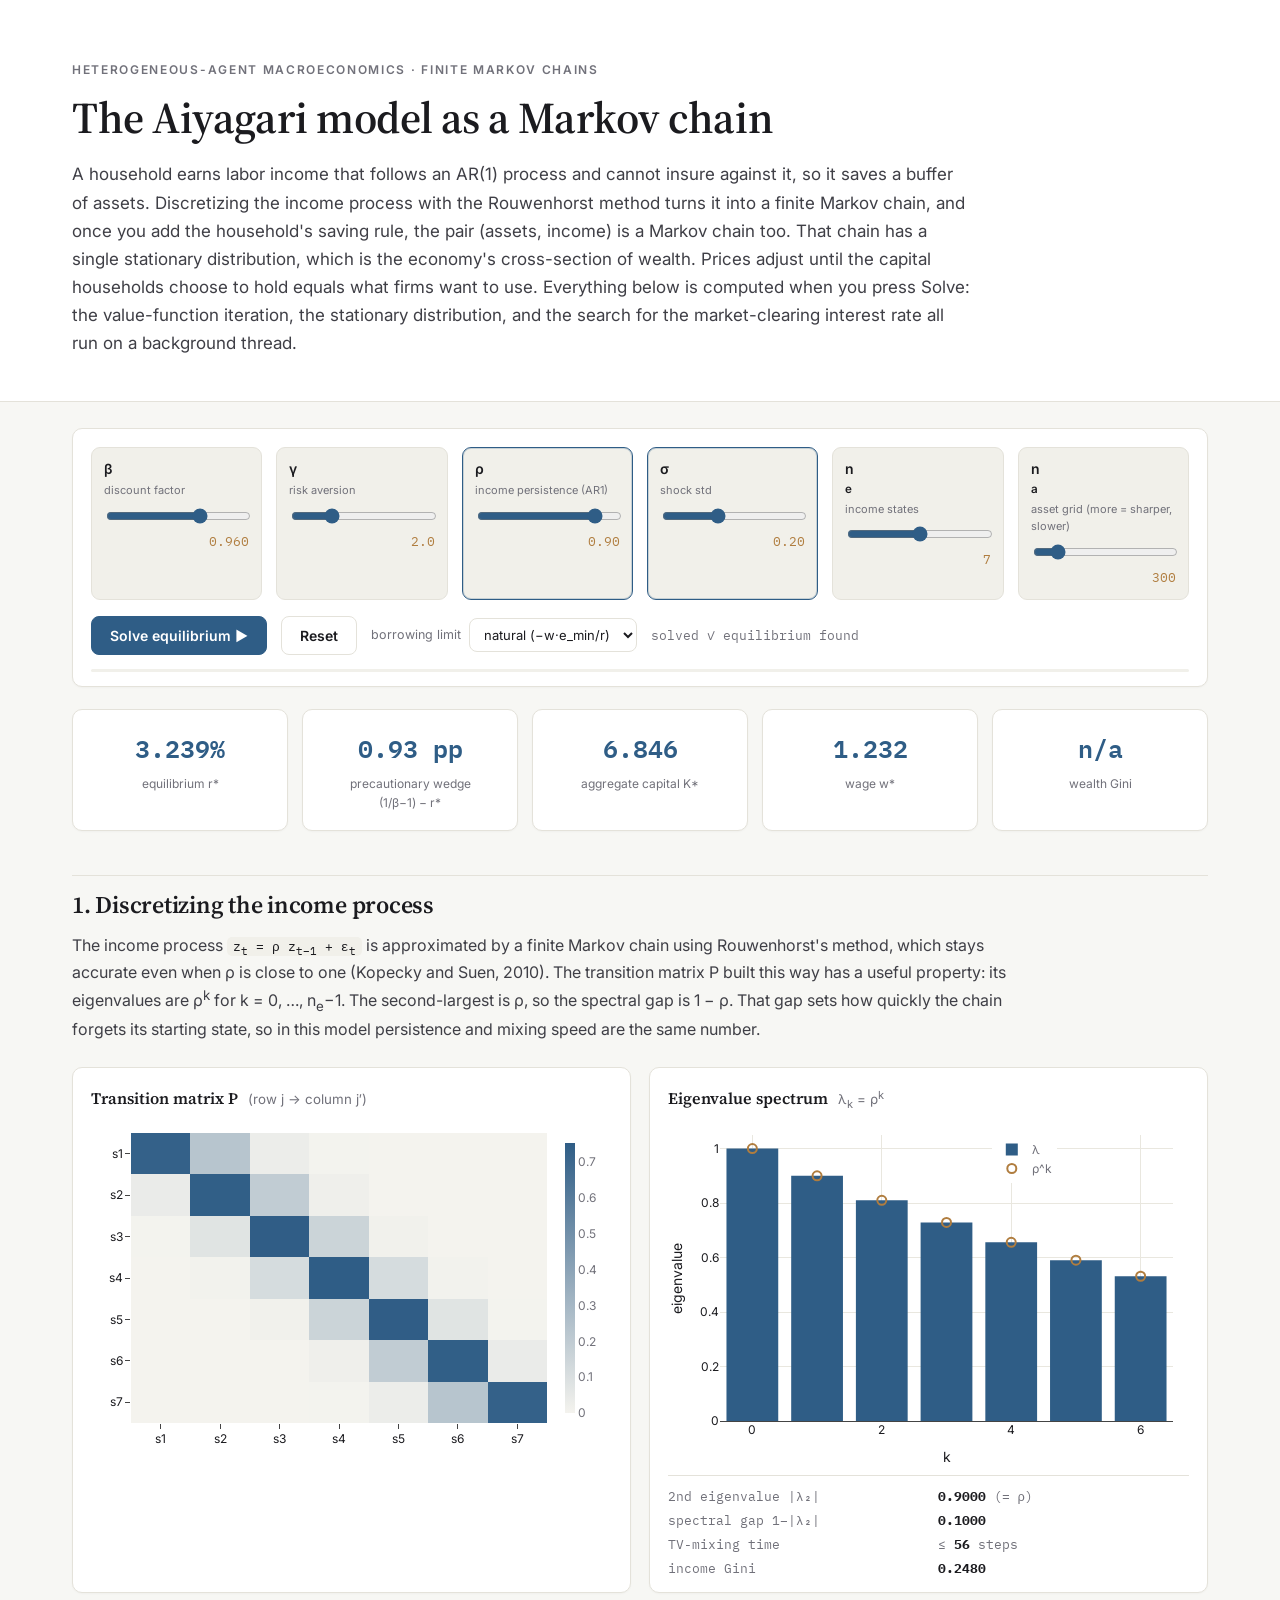
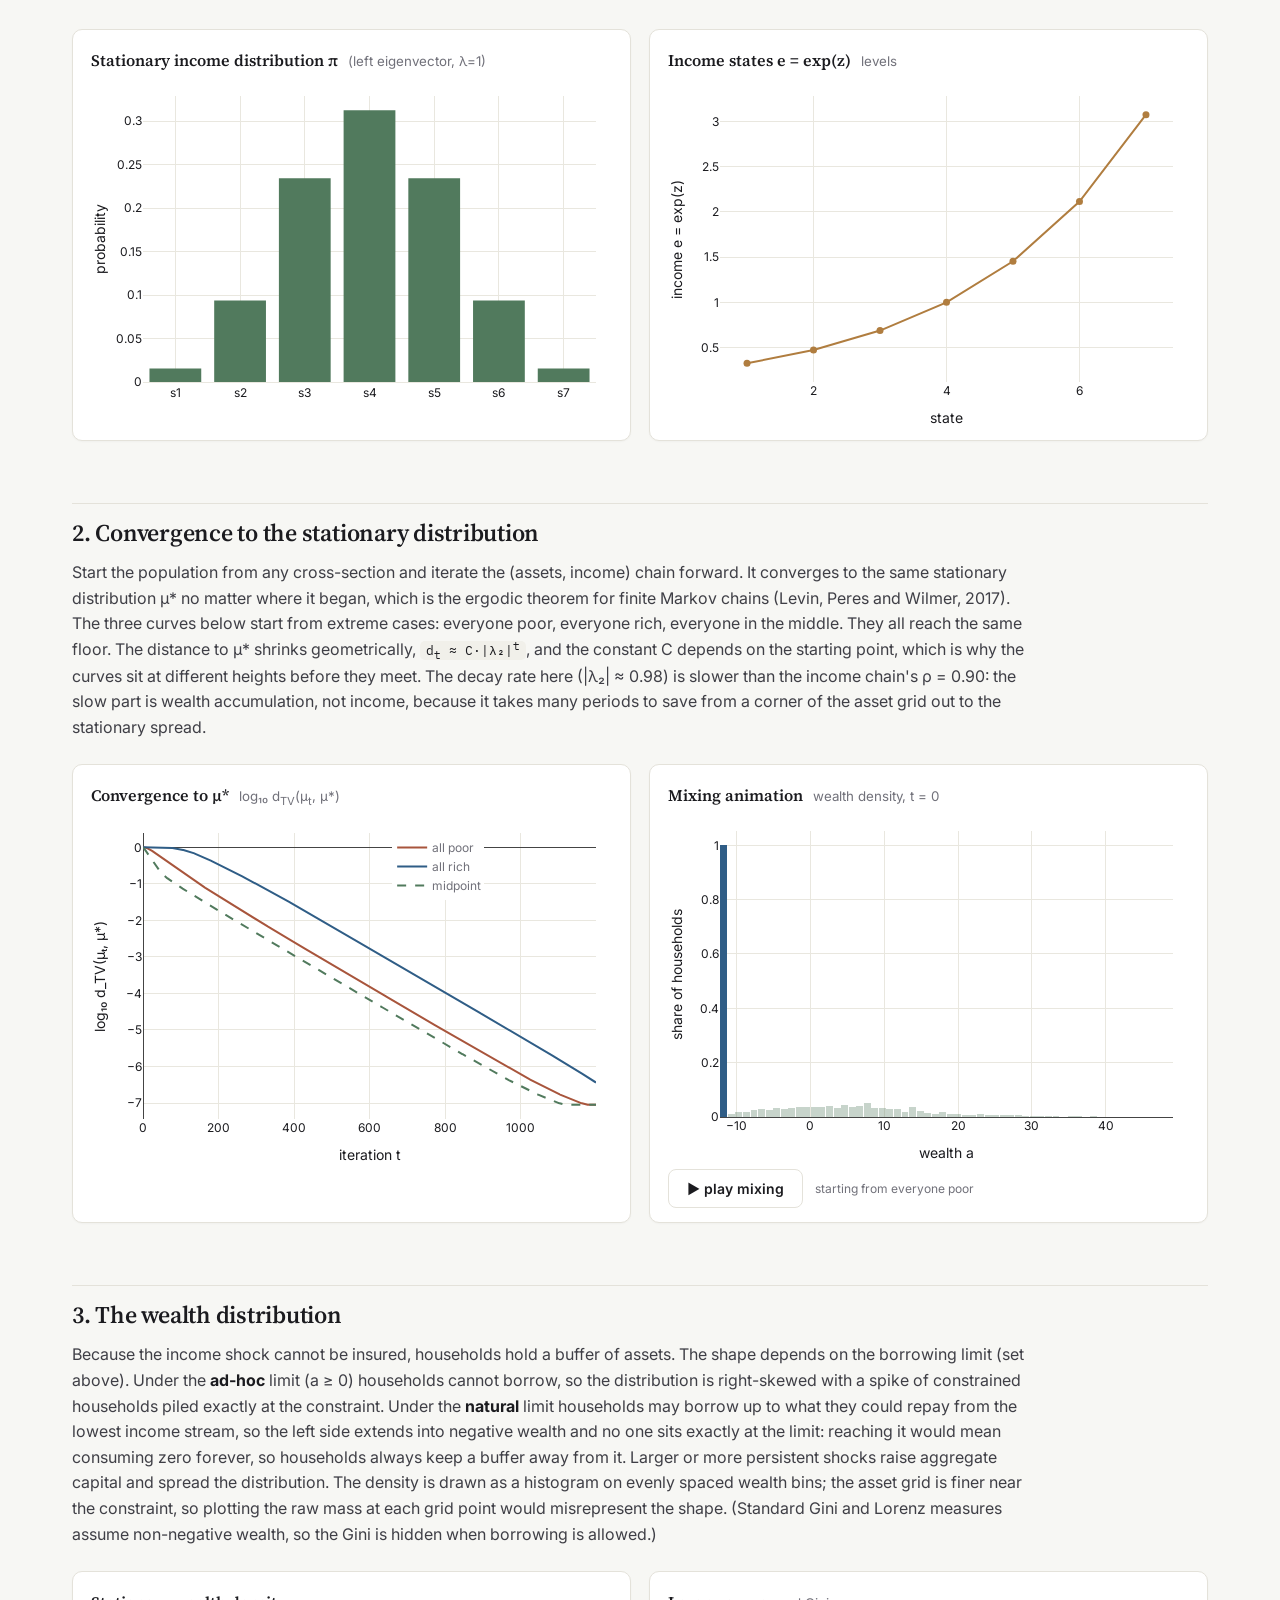
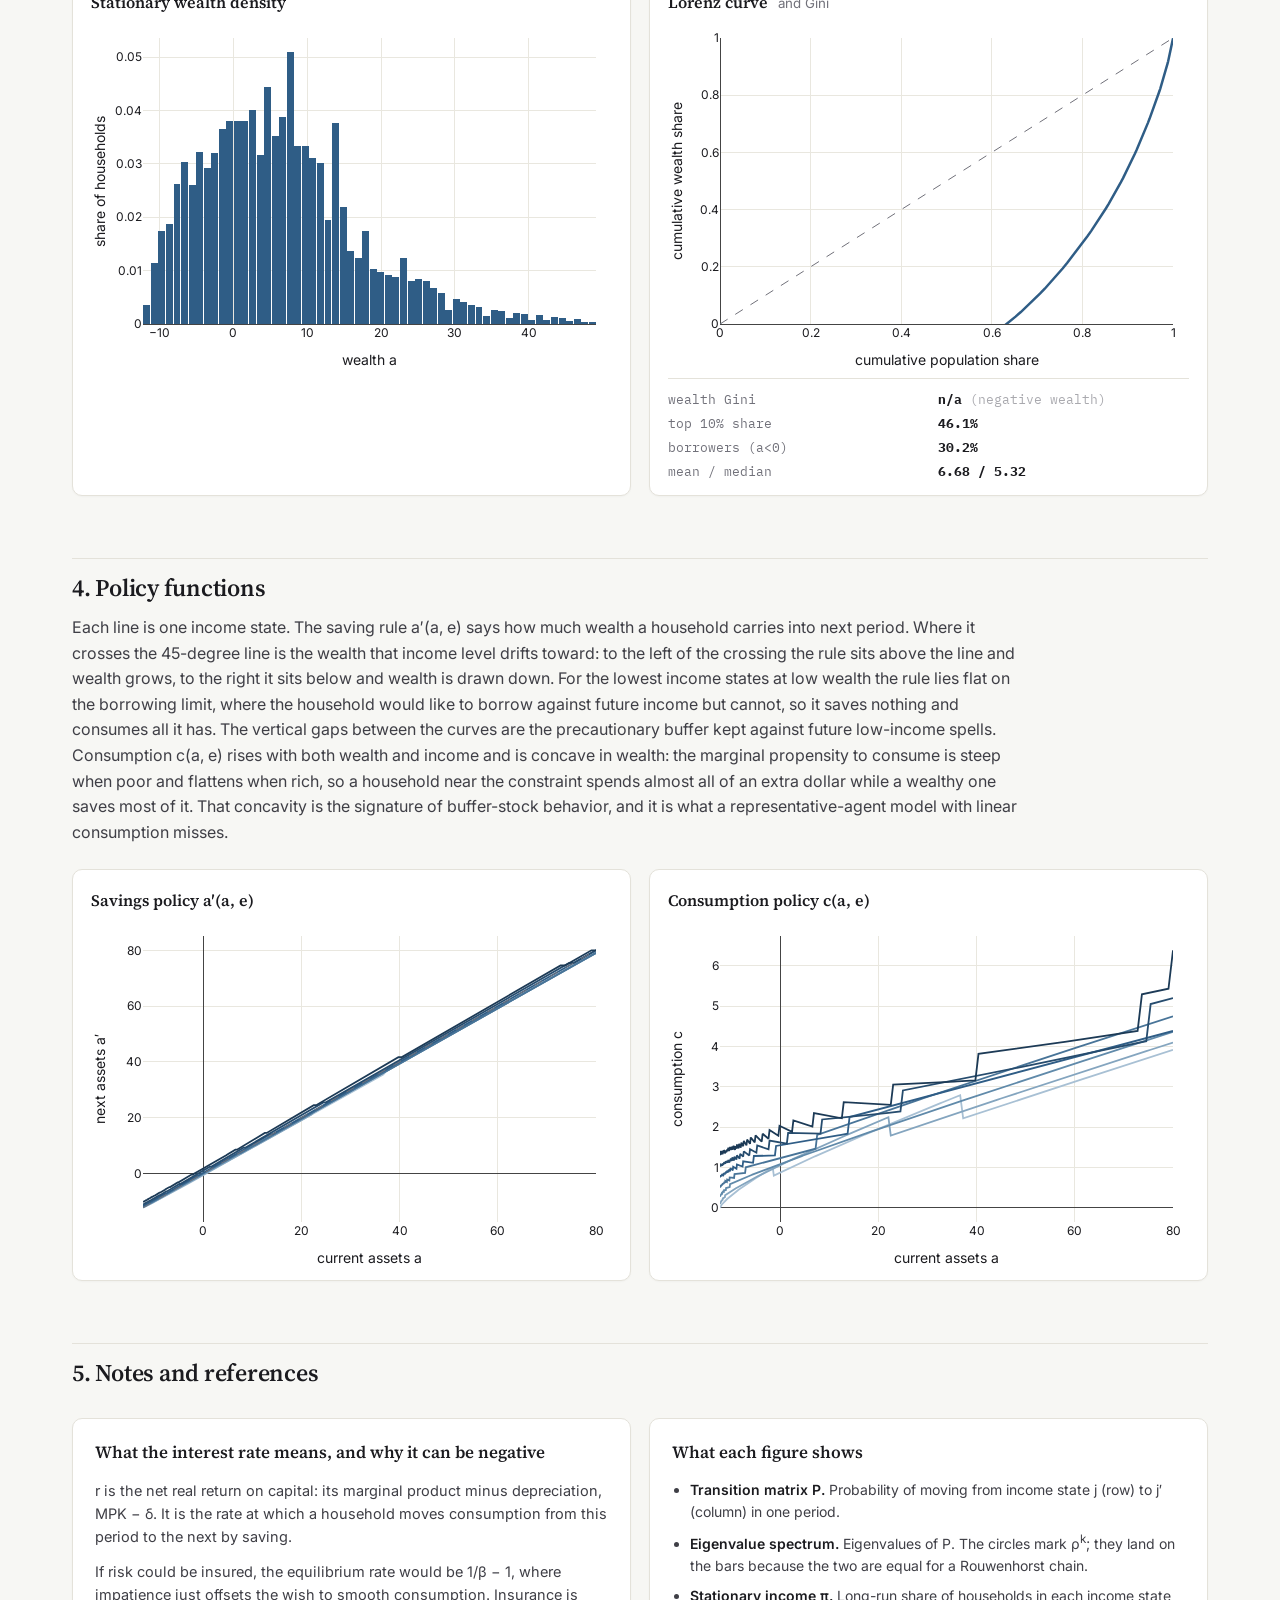
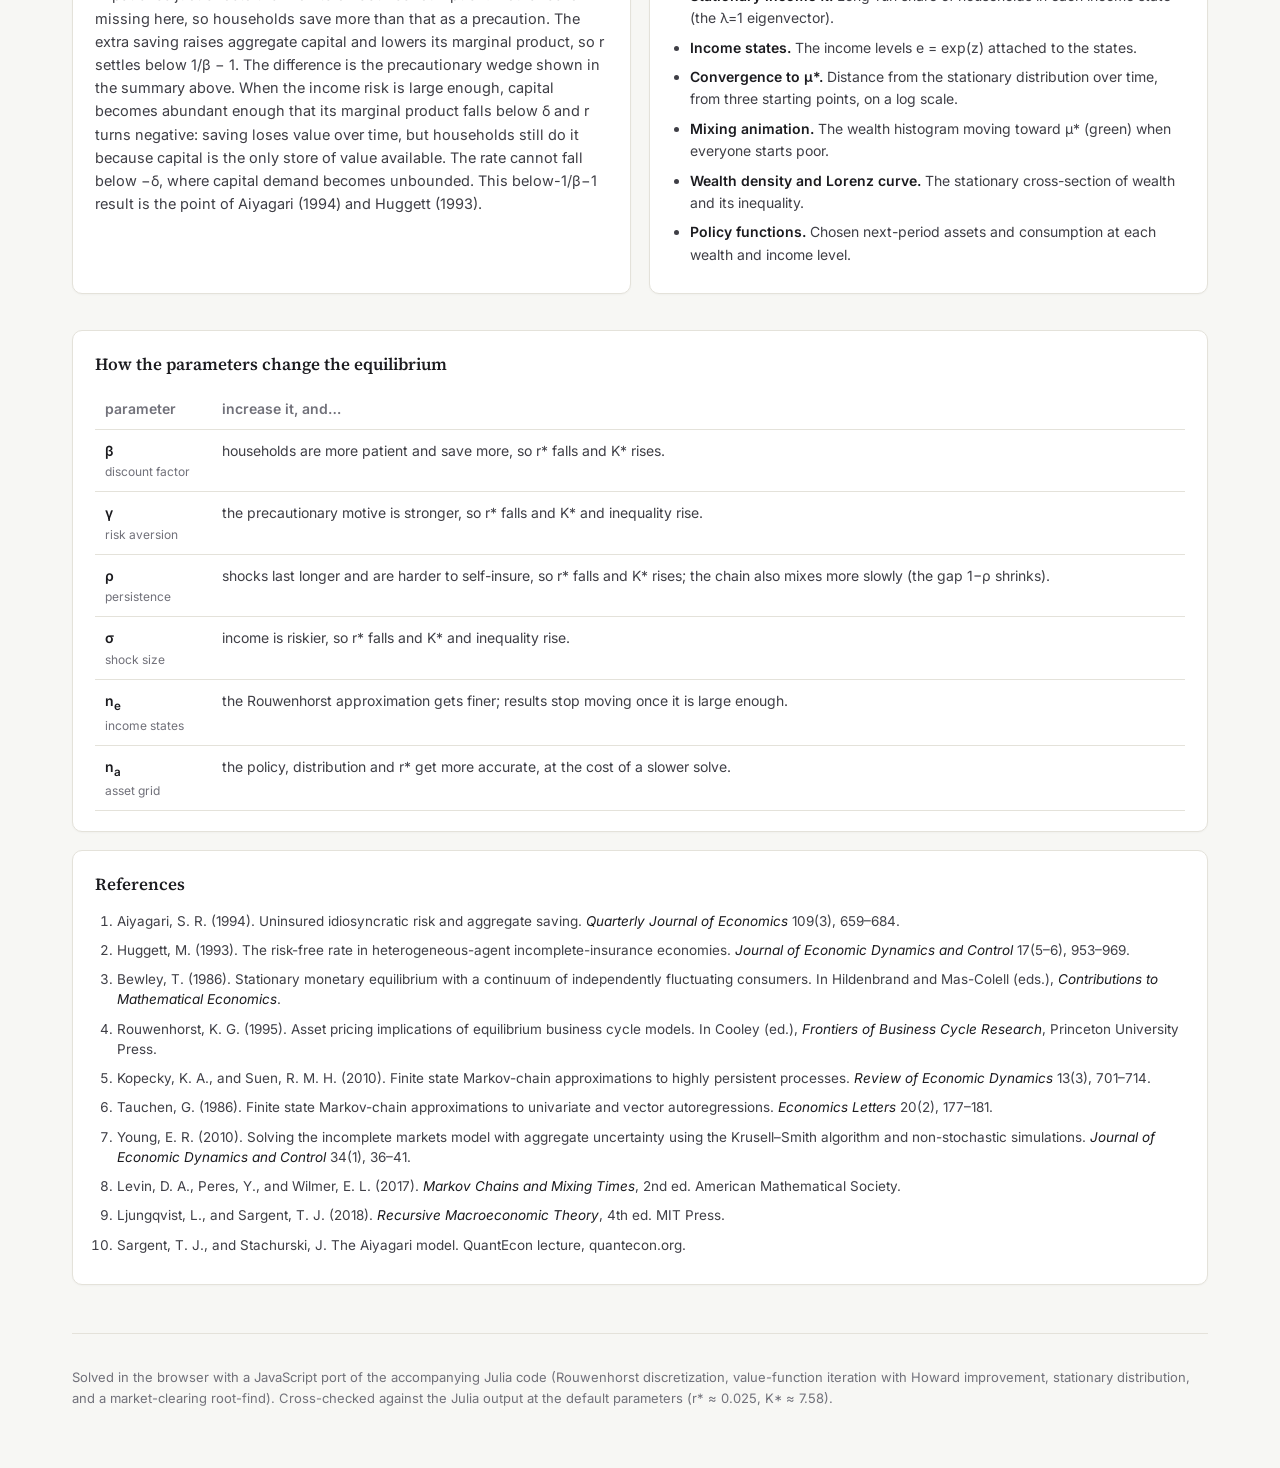
<file: Aiyagari-Interactive-Site/index.html>
<!DOCTYPE html>
<html lang="en">
<head>
<meta charset="utf-8" />
<meta name="viewport" content="width=device-width, initial-scale=1" />
<title>Aiyagari model — interactive solver</title>
<link rel="preconnect" href="https://fonts.googleapis.com">
<link rel="preconnect" href="https://fonts.gstatic.com" crossorigin>
<link href="https://fonts.googleapis.com/css2?family=Inter:wght@400;500;600&family=Source+Serif+4:opsz,wght@8..60,400;8..60,600&family=IBM+Plex+Mono:wght@400;500&display=swap" rel="stylesheet">
<script src="https://cdn.plot.ly/plotly-2.35.2.min.js" charset="utf-8"></script>
<style>
:root{
  --bg:#f7f7f4; --panel:#ffffff; --panel2:#f1f0ea; --ink:#1b1b1f; --muted:#71717a;
  --line:#e4e2da; --accent:#2f5d86; --accent2:#b07d3f; --good:#517a5d; --hl:#edf1f5;
  --mono:"IBM Plex Mono",ui-monospace,"SFMono-Regular",Menlo,Consolas,monospace;
  --sans:"Inter",-apple-system,BlinkMacSystemFont,"Segoe UI",Roboto,Helvetica,Arial,sans-serif;
  --serif:"Source Serif 4",Georgia,"Times New Roman",serif;
}
*{box-sizing:border-box}
html,body{margin:0;background:var(--bg);color:var(--ink);font-family:var(--sans);line-height:1.6}
.wrap{max-width:1180px;margin:0 auto;padding:0 22px}
a{color:var(--accent)}

.hero{background:var(--panel);border-bottom:1px solid var(--line);padding:60px 0 44px}
.eyebrow{margin:0 0 14px;color:var(--muted);font-size:12px;letter-spacing:.14em;text-transform:uppercase;font-weight:600}
.hero h1{margin:0 0 18px;font-family:var(--serif);font-weight:600;font-size:44px;line-height:1.12;letter-spacing:-.01em}
.lede{margin:0;max-width:900px;color:#3f3f46;font-size:17px;line-height:1.65}
.lede strong{color:var(--ink);font-weight:600} .lede em{color:var(--accent);font-style:normal}

.panel{background:var(--panel);border:1px solid var(--line);border-radius:10px;padding:18px 18px 14px;margin:18px 0;box-shadow:0 1px 2px rgba(20,20,30,.03)}
.panel h3{margin:0 0 12px;font-family:var(--serif);font-size:16px;font-weight:600}
.panel h3 small{font-family:var(--sans);color:var(--muted);font-weight:400;margin-left:6px}

.controls{margin-top:26px}
.controls-grid{display:grid;grid-template-columns:repeat(6,1fr);gap:14px}
.control{display:flex;flex-direction:column;gap:6px;background:var(--panel2);border:1px solid var(--line);border-radius:9px;padding:10px 12px}
.control.hl{border-color:var(--accent);box-shadow:0 0 0 1px rgba(47,93,134,.22) inset}
.control label{font-size:14px;font-weight:600;display:flex;flex-direction:column}
.control label span{font-size:11px;color:var(--muted);font-weight:400;margin-top:2px}
.control output{font-family:var(--mono);font-size:13px;color:var(--accent2);text-align:right}
input[type=range]{width:100%;accent-color:var(--accent)}
.controls-actions{display:flex;align-items:center;gap:14px;margin-top:16px;flex-wrap:wrap}
button{font-family:var(--sans);font-size:14px;border-radius:8px;padding:10px 18px;cursor:pointer;border:1px solid var(--line);font-weight:600}
button.primary{background:var(--accent);color:#fff;border-color:var(--accent)}
button.primary:disabled{opacity:.5;cursor:wait}
button.ghost{background:transparent;color:var(--ink)}
.toggle{display:flex;align-items:center;gap:8px;font-size:12.5px;color:var(--muted)}
.toggle select{font-family:var(--sans);font-size:13px;background:var(--panel);color:var(--ink);border:1px solid var(--line);border-radius:8px;padding:7px 10px;cursor:pointer}
.status{font-family:var(--mono);font-size:12.5px;color:var(--muted)}
.progressbar{height:3px;background:var(--panel2);border-radius:4px;margin-top:14px;overflow:hidden}
#progressfill{height:100%;width:0;background:var(--accent);transition:width .2s}

.cards{display:grid;grid-template-columns:repeat(5,1fr);gap:14px;margin:22px 0}
.card{background:var(--panel);border:1px solid var(--line);border-radius:10px;padding:18px 16px;text-align:center;box-shadow:0 1px 2px rgba(20,20,30,.03)}
.card .k{font-family:var(--mono);font-size:25px;font-weight:600;color:var(--accent)}
.card .lbl{margin-top:6px;font-size:12px;color:var(--muted)}

.sectionhead{margin:44px 0 8px;font-family:var(--serif);font-weight:600;font-size:24px;letter-spacing:-.01em;padding-top:10px;border-top:1px solid var(--line)}
.sectiontext{margin:0 0 6px;color:#3f3f46;max-width:960px}
.sectiontext code{font-family:var(--mono);background:var(--panel2);padding:1px 6px;border-radius:5px;color:var(--ink);font-size:13px}
.sectiontext strong{color:var(--ink)} .sectiontext em{color:var(--accent);font-style:normal}
.sectiontext b{color:var(--ink)}

.grid2{display:grid;grid-template-columns:1fr 1fr;gap:18px}
.fig{width:100%;height:340px}
.spectral{font-family:var(--mono);font-size:12.5px;color:var(--muted);border-top:1px solid var(--line);margin-top:10px;padding-top:10px;display:grid;grid-template-columns:1fr 1fr;gap:4px 18px}
.spectral b{color:var(--ink)}
.anim-controls{display:flex;align-items:center;gap:12px;margin-top:8px}
.anim-controls .hint{font-size:12px;color:var(--muted)}

.note{padding:20px 22px}
.note h3{font-family:var(--serif);font-size:17px;margin-bottom:12px}
.note p{margin:0 0 12px;color:#3f3f46;font-size:14.5px}
.note ul{margin:0;padding-left:18px;color:#3f3f46;font-size:14px}
.note ul li{margin-bottom:7px}
.note b{color:var(--ink);font-weight:600}
.ptable{width:100%;border-collapse:collapse;font-size:14px}
.ptable th{text-align:left;color:var(--muted);font-weight:600;border-bottom:1px solid var(--line);padding:8px 10px}
.ptable td{border-bottom:1px solid var(--line);padding:10px;color:#3f3f46;vertical-align:top}
.ptable td:first-child{color:var(--ink);font-weight:600;white-space:nowrap;width:1%;padding-right:22px}
.ptable .pm{display:block;font-weight:400;font-size:12px;color:var(--muted)}
.refs{margin:0;padding-left:22px;color:#3f3f46;font-size:13.5px}
.refs li{margin-bottom:9px;line-height:1.5}
.refs i{color:var(--ink);font-style:italic}

.foot{margin:48px 0 60px;color:var(--muted);font-size:13px;border-top:1px solid var(--line);padding-top:20px}

@media(max-width:920px){
  .controls-grid{grid-template-columns:repeat(2,1fr)}
  .cards{grid-template-columns:repeat(2,1fr)}
  .grid2{grid-template-columns:1fr}
  .hero h1{font-size:32px}
}

</style>
</head>
<body>
<header class="hero">
  <div class="wrap">
    <p class="eyebrow">Heterogeneous-agent macroeconomics · finite Markov chains</p>
    <h1>The Aiyagari model as a Markov chain</h1>
    <p class="lede">
      A household earns labor income that follows an AR(1) process and cannot insure against it, so it
      saves a buffer of assets. Discretizing the income process with the Rouwenhorst method turns it into a
      finite Markov chain, and once you add the household's saving rule, the pair (assets, income) is a Markov
      chain too. That chain has a single stationary distribution, which is the economy's cross-section of
      wealth. Prices adjust until the capital households choose to hold equals what firms want to use.
      Everything below is computed when you press Solve: the value-function iteration, the stationary
      distribution, and the search for the market-clearing interest rate all run on a background thread.
    </p>
  </div>
</header>

<main class="wrap">

  <!-- ============ CONTROLS ============ -->
  <section class="panel controls">
    <div class="controls-grid">
      <div class="control"><label>β <span>discount factor</span></label>
        <input type="range" id="beta" min="0.90" max="0.99" step="0.005" value="0.96"><output id="beta_v">0.960</output></div>
      <div class="control"><label>γ <span>risk aversion</span></label>
        <input type="range" id="gamma" min="1" max="5" step="0.5" value="2"><output id="gamma_v">2.0</output></div>
      <div class="control hl"><label>ρ <span>income persistence (AR1)</span></label>
        <input type="range" id="rho" min="0.5" max="0.97" step="0.01" value="0.90"><output id="rho_v">0.90</output></div>
      <div class="control hl"><label>σ <span>shock std</span></label>
        <input type="range" id="sigma" min="0.05" max="0.45" step="0.01" value="0.20"><output id="sigma_v">0.20</output></div>
      <div class="control"><label>n<sub>e</sub> <span>income states</span></label>
        <input type="range" id="n_e" min="3" max="11" step="2" value="7"><output id="n_e_v">7</output></div>
      <div class="control"><label>n<sub>a</sub> <span>asset grid (more = sharper, slower)</span></label>
        <input type="range" id="n_a" min="120" max="1500" step="60" value="300"><output id="n_a_v">300</output></div>
    </div>
    <div class="controls-actions">
      <button id="solve" class="primary">Solve equilibrium ▶</button>
      <button id="reset" class="ghost">Reset</button>
      <label class="toggle">borrowing limit
        <select id="borrow">
          <option value="natural" selected>natural (−w·e_min/r)</option>
          <option value="adhoc">ad-hoc (a ≥ 0)</option>
        </select>
      </label>
      <div id="status" class="status">idle</div>
    </div>
    <div class="progressbar"><div id="progressfill"></div></div>
  </section>

  <!-- ============ EQUILIBRIUM SUMMARY ============ -->
  <section class="cards" id="cards">
    <div class="card"><div class="k" id="c_r">—</div><div class="lbl">equilibrium r*</div></div>
    <div class="card"><div class="k" id="c_wedge">—</div><div class="lbl">precautionary wedge<br>(1/β−1) − r*</div></div>
    <div class="card"><div class="k" id="c_K">—</div><div class="lbl">aggregate capital K*</div></div>
    <div class="card"><div class="k" id="c_w">—</div><div class="lbl">wage w*</div></div>
    <div class="card"><div class="k" id="c_gini">—</div><div class="lbl">wealth Gini</div></div>
  </section>

  <!-- ============ STOCHASTIC CORE ============ -->
  <h2 class="sectionhead">1. Discretizing the income process</h2>
  <p class="sectiontext">
    The income process <code>z<sub>t</sub> = ρ z<sub>t−1</sub> + ε<sub>t</sub></code> is approximated by a finite
    Markov chain using Rouwenhorst's method, which stays accurate even when ρ is close to one (Kopecky and Suen,
    2010). The transition matrix P built this way has a useful property: its eigenvalues are ρ<sup>k</sup> for
    k = 0, …, n<sub>e</sub>−1. The second-largest is ρ, so the spectral gap is 1 − ρ. That gap sets how quickly
    the chain forgets its starting state, so in this model persistence and mixing speed are the same number.
  </p>
  <section class="grid2">
    <div class="panel"><h3>Transition matrix P <small>(row j → column j′)</small></h3><div id="fig_P" class="fig"></div></div>
    <div class="panel"><h3>Eigenvalue spectrum <small>λ<sub>k</sub> = ρ<sup>k</sup></small></h3><div id="fig_eig" class="fig"></div>
      <div class="spectral" id="spectral"></div></div>
  </section>
  <section class="grid2">
    <div class="panel"><h3>Stationary income distribution π <small>(left eigenvector, λ=1)</small></h3><div id="fig_pi" class="fig"></div></div>
    <div class="panel"><h3>Income states e = exp(z) <small>levels</small></h3><div id="fig_e" class="fig"></div></div>
  </section>

  <!-- ============ ERGODICITY ============ -->
  <h2 class="sectionhead">2. Convergence to the stationary distribution</h2>
  <p class="sectiontext">
    Start the population from any cross-section and iterate the (assets, income) chain forward. It converges to
    the same stationary distribution μ* no matter where it began, which is the ergodic theorem for finite Markov
    chains (Levin, Peres and Wilmer, 2017). The three curves below start from extreme cases: everyone poor,
    everyone rich, everyone in the middle. They all reach the same floor. The distance to μ* shrinks
    geometrically, <code>d<sub>t</sub> ≈ C·|λ₂|<sup>t</sup></code>, and the constant C depends on the starting
    point, which is why the curves sit at different heights before they meet. The decay rate here
    (|λ₂| ≈ 0.98) is slower than the income chain's ρ = 0.90: the slow part is wealth accumulation, not income,
    because it takes many periods to save from a corner of the asset grid out to the stationary spread.
  </p>
  <section class="grid2">
    <div class="panel"><h3>Convergence to μ* <small>log₁₀ d<sub>TV</sub>(μ<sub>t</sub>, μ*)</small></h3><div id="fig_erg" class="fig"></div></div>
    <div class="panel"><h3>Mixing animation <small>wealth density, t = <span id="anim_t">0</span></small></h3>
      <div id="fig_anim" class="fig"></div>
      <div class="anim-controls"><button id="play" class="ghost">▶ play mixing</button><span class="hint">starting from everyone poor</span></div>
    </div>
  </section>

  <!-- ============ WEALTH DISTRIBUTION ============ -->
  <h2 class="sectionhead">3. The wealth distribution</h2>
  <p class="sectiontext">
    Because the income shock cannot be insured, households hold a buffer of assets. The shape depends on the
    borrowing limit (set above). Under the <b>ad-hoc</b> limit (a ≥ 0) households cannot borrow, so the
    distribution is right-skewed with a spike of constrained households piled exactly at the constraint. Under the
    <b>natural</b> limit households may borrow up to what they could repay from the lowest income stream, so the
    left side extends into negative wealth and no one sits exactly at the limit: reaching it would mean consuming
    zero forever, so households always keep a buffer away from it. Larger or more persistent shocks raise
    aggregate capital and spread the distribution. The density is drawn as a histogram on evenly spaced wealth
    bins; the asset grid is finer near the constraint, so plotting the raw mass at each grid point would
    misrepresent the shape. (Standard Gini and Lorenz measures assume non-negative wealth, so the Gini is hidden
    when borrowing is allowed.)
  </p>
  <section class="grid2">
    <div class="panel"><h3>Stationary wealth density</h3><div id="fig_wealth" class="fig"></div></div>
    <div class="panel"><h3>Lorenz curve <small>and Gini</small></h3><div id="fig_lorenz" class="fig"></div>
      <div class="spectral" id="ineq"></div></div>
  </section>

  <!-- ============ POLICY FUNCTIONS ============ -->
  <h2 class="sectionhead">4. Policy functions</h2>
  <p class="sectiontext">
    Each line is one income state. The saving rule a′(a, e) says how much wealth a household carries into next
    period. Where it crosses the 45-degree line is the wealth that income level drifts toward: to the left of the
    crossing the rule sits above the line and wealth grows, to the right it sits below and wealth is drawn down.
    For the lowest income states at low wealth the rule lies flat on the borrowing limit, where the household
    would like to borrow against future income but cannot, so it saves nothing and consumes all it has. The
    vertical gaps between the curves are the precautionary buffer kept against future low-income spells.
    Consumption c(a, e) rises with both wealth and income and is concave in wealth: the marginal propensity to
    consume is steep when poor and flattens when rich, so a household near the constraint spends almost all of an
    extra dollar while a wealthy one saves most of it. That concavity is the signature of buffer-stock behavior,
    and it is what a representative-agent model with linear consumption misses.
  </p>
  <section class="grid2">
    <div class="panel"><h3>Savings policy a′(a, e)</h3><div id="fig_sav" class="fig"></div></div>
    <div class="panel"><h3>Consumption policy c(a, e)</h3><div id="fig_cons" class="fig"></div></div>
  </section>

  <!-- ============ NOTES ============ -->
  <h2 class="sectionhead">5. Notes and references</h2>
  <section class="grid2">
    <div class="panel note">
      <h3>What the interest rate means, and why it can be negative</h3>
      <p>r is the net real return on capital: its marginal product minus depreciation, MPK − δ. It is the rate at
      which a household moves consumption from this period to the next by saving.</p>
      <p>If risk could be insured, the equilibrium rate would be 1/β − 1, where impatience just offsets the wish to
      smooth consumption. Insurance is missing here, so households save more than that as a precaution. The extra
      saving raises aggregate capital and lowers its marginal product, so r settles below 1/β − 1. The difference
      is the precautionary wedge shown in the summary above. When the income risk is large enough, capital becomes
      abundant enough that its marginal product falls below δ and r turns negative: saving loses value over time,
      but households still do it because capital is the only store of value available. The rate cannot fall below
      −δ, where capital demand becomes unbounded. This below-1/β−1 result is the point of Aiyagari (1994) and
      Huggett (1993).</p>
    </div>
    <div class="panel note">
      <h3>What each figure shows</h3>
      <ul>
        <li><b>Transition matrix P.</b> Probability of moving from income state j (row) to j′ (column) in one period.</li>
        <li><b>Eigenvalue spectrum.</b> Eigenvalues of P. The circles mark ρ<sup>k</sup>; they land on the bars because the two are equal for a Rouwenhorst chain.</li>
        <li><b>Stationary income π.</b> Long-run share of households in each income state (the λ=1 eigenvector).</li>
        <li><b>Income states.</b> The income levels e = exp(z) attached to the states.</li>
        <li><b>Convergence to μ*.</b> Distance from the stationary distribution over time, from three starting points, on a log scale.</li>
        <li><b>Mixing animation.</b> The wealth histogram moving toward μ* (green) when everyone starts poor.</li>
        <li><b>Wealth density and Lorenz curve.</b> The stationary cross-section of wealth and its inequality.</li>
        <li><b>Policy functions.</b> Chosen next-period assets and consumption at each wealth and income level.</li>
      </ul>
    </div>
  </section>
  <section class="panel note">
    <h3>How the parameters change the equilibrium</h3>
    <table class="ptable">
      <thead><tr><th>parameter</th><th>increase it, and…</th></tr></thead>
      <tbody>
        <tr><td>β &nbsp;<span class="pm">discount factor</span></td><td>households are more patient and save more, so r* falls and K* rises.</td></tr>
        <tr><td>γ &nbsp;<span class="pm">risk aversion</span></td><td>the precautionary motive is stronger, so r* falls and K* and inequality rise.</td></tr>
        <tr><td>ρ &nbsp;<span class="pm">persistence</span></td><td>shocks last longer and are harder to self-insure, so r* falls and K* rises; the chain also mixes more slowly (the gap 1−ρ shrinks).</td></tr>
        <tr><td>σ &nbsp;<span class="pm">shock size</span></td><td>income is riskier, so r* falls and K* and inequality rise.</td></tr>
        <tr><td>n<sub>e</sub> &nbsp;<span class="pm">income states</span></td><td>the Rouwenhorst approximation gets finer; results stop moving once it is large enough.</td></tr>
        <tr><td>n<sub>a</sub> &nbsp;<span class="pm">asset grid</span></td><td>the policy, distribution and r* get more accurate, at the cost of a slower solve.</td></tr>
      </tbody>
    </table>
  </section>
  <section class="panel note">
    <h3>References</h3>
    <ol class="refs">
      <li>Aiyagari, S. R. (1994). Uninsured idiosyncratic risk and aggregate saving. <i>Quarterly Journal of Economics</i> 109(3), 659–684.</li>
      <li>Huggett, M. (1993). The risk-free rate in heterogeneous-agent incomplete-insurance economies. <i>Journal of Economic Dynamics and Control</i> 17(5–6), 953–969.</li>
      <li>Bewley, T. (1986). Stationary monetary equilibrium with a continuum of independently fluctuating consumers. In Hildenbrand and Mas-Colell (eds.), <i>Contributions to Mathematical Economics</i>.</li>
      <li>Rouwenhorst, K. G. (1995). Asset pricing implications of equilibrium business cycle models. In Cooley (ed.), <i>Frontiers of Business Cycle Research</i>, Princeton University Press.</li>
      <li>Kopecky, K. A., and Suen, R. M. H. (2010). Finite state Markov-chain approximations to highly persistent processes. <i>Review of Economic Dynamics</i> 13(3), 701–714.</li>
      <li>Tauchen, G. (1986). Finite state Markov-chain approximations to univariate and vector autoregressions. <i>Economics Letters</i> 20(2), 177–181.</li>
      <li>Young, E. R. (2010). Solving the incomplete markets model with aggregate uncertainty using the Krusell–Smith algorithm and non-stochastic simulations. <i>Journal of Economic Dynamics and Control</i> 34(1), 36–41.</li>
      <li>Levin, D. A., Peres, Y., and Wilmer, E. L. (2017). <i>Markov Chains and Mixing Times</i>, 2nd ed. American Mathematical Society.</li>
      <li>Ljungqvist, L., and Sargent, T. J. (2018). <i>Recursive Macroeconomic Theory</i>, 4th ed. MIT Press.</li>
      <li>Sargent, T. J., and Stachurski, J. The Aiyagari model. QuantEcon lecture, quantecon.org.</li>
    </ol>
  </section>

  <footer class="foot">
    <p>Solved in the browser with a JavaScript port of the accompanying Julia code (Rouwenhorst discretization,
    value-function iteration with Howard improvement, stationary distribution, and a market-clearing root-find).
    Cross-checked against the Julia output at the default parameters (r* ≈ 0.025, K* ≈ 7.58).</p>
  </footer>
</main>

<script>
// =============================================================================
// aiyagari.js  —  Faithful JavaScript port of the discrete-choice Aiyagari (1994)
//
// This mirrors the Julia reference implementation one-to-one:
//   rouwenhorst.jl   -> rouwenhorst()
//   grids.jl         -> createAssetGrid()
//   vfi.jl           -> solveVFI()       (Howard + monotonicity + concavity)
//   distributions.jl -> solveDistribution()
//   main.jl          -> solveAiyagari()  (market-clearing root find for r*)
//
// Everything here is pure (no DOM), so it runs identically on the main thread,
// in a Web Worker, or under Node for validation against the Julia output.
// =============================================================================

// ---- default parameters (match params.jl; n_a/a_max trimmed for interactivity)
const DEFAULTS = {
  beta: 0.96,   // discount factor
  gamma: 2.0,   // risk aversion (Julia calls this `y`)
  alpha: 0.36,  // capital share
  delta: 0.08,  // depreciation
  rho: 0.9,     // income persistence (AR(1))
  sigma: 0.2,   // std of innovations entering Rouwenhorst
  a_min: 0.0,   // ad-hoc borrowing limit (used only when borrow_limit !== "natural")
  borrow_limit: "natural", // "natural" = Aiyagari limit −w·e_min/r; "adhoc" = fixed a_min
  b_max: 30.0,  // cap on borrowing for the natural limit (keeps the grid finite when r is small)
  nbl_buffer: 1e-2, // borrow this fraction inside the natural limit so c > 0 at the constraint
  a_max: 80.0,  // top of asset grid
  n_a: 220,     // asset grid points (500 in Julia; 220 keeps the browser snappy)
  n_e: 7,       // income states
  E: 3,         // asset-grid curvature exponent
  tol_vfi: 1e-6,
  tol_dist: 1e-6,
  max_iter_vfi: 2000,
  max_iter_dist: 5000,
  howard_every: 20,
  howard_steps: 30,
};

// -----------------------------------------------------------------------------
// Rouwenhorst (1995) discretization of  z_t = rho*z_{t-1} + eps,  eps~N(0,sigma^2)
// Returns { z: log-income grid, P: n_e x n_e transition matrix }.
// Identical construction to rouwenhorst.jl.
// -----------------------------------------------------------------------------
function rouwenhorst(p) {
  const { n_e, rho, sigma } = p;
  if (n_e === 1) return { z: [0.0], P: [[1.0]] };

  const prob = (1.0 + rho) / 2.0;
  let P = [
    [prob, 1.0 - prob],
    [1.0 - prob, prob],
  ];

  for (let n = 3; n <= n_e; n++) {
    const Pn = Array.from({ length: n }, () => new Array(n).fill(0.0));
    for (let i = 0; i < n - 1; i++) {
      for (let j = 0; j < n - 1; j++) {
        Pn[i][j]         += prob * P[i][j];
        Pn[i][j + 1]     += (1 - prob) * P[i][j];
        Pn[i + 1][j]     += (1 - prob) * P[i][j];
        Pn[i + 1][j + 1] += prob * P[i][j];
      }
    }
    // normalize interior rows so each row sums to 1
    for (let i = 1; i < n - 1; i++) {
      for (let j = 0; j < n; j++) Pn[i][j] /= 2.0;
    }
    P = Pn;
  }

  const sigma_y = sigma / Math.sqrt(1.0 - rho * rho);
  const psi = Math.sqrt(n_e - 1) * sigma_y;
  const z = [];
  for (let i = 0; i < n_e; i++) z.push(-psi + (2 * psi * i) / (n_e - 1));
  return { z, P };
}

// Eigenvalues of the Rouwenhorst matrix are analytic: lambda_k = rho^k, k=0..n-1.
// (Second eigenvalue is exactly rho, so the spectral gap is 1 - rho.)
function rouwenhorstEigs(p) {
  const out = [];
  for (let k = 0; k < p.n_e; k++) out.push(Math.pow(p.rho, k));
  return out;
}

// Stationary distribution of a Markov matrix P by power iteration on P'.
function stationaryDist(P) {
  const n = P.length;
  let pi = new Array(n).fill(1.0 / n);
  for (let it = 0; it < 5000; it++) {
    const next = new Array(n).fill(0.0);
    for (let j = 0; j < n; j++)
      for (let j2 = 0; j2 < n; j2++) next[j2] += pi[j] * P[j][j2];
    let err = 0;
    for (let j = 0; j < n; j++) err = Math.max(err, Math.abs(next[j] - pi[j]));
    pi = next;
    if (err < 1e-14) break;
  }
  return pi;
}

// -----------------------------------------------------------------------------
// Curved asset grid:  a_min + (a_max - a_min) * u^E,  u in [0,1].  (grids.jl)
// -----------------------------------------------------------------------------
function createAssetGrid(p, a_min = p.a_min) {
  const { a_max, n_a, E } = p;
  const a = new Array(n_a);
  for (let i = 0; i < n_a; i++) {
    const u = i / (n_a - 1);
    a[i] = a_min + (a_max - a_min) * Math.pow(u, E);
  }
  return a;
}

// Aiyagari natural borrowing limit (only used when borrow_limit === 'natural').
function borrowingLimit(p, w, r, e_min) {
  if (p.borrow_limit !== "natural") return p.a_min;
  const phi = r > 0 ? (w * e_min) / r : Infinity;
  const b_max = p.b_max ?? 30.0;
  const buf = p.nbl_buffer ?? 1e-2;
  return -Math.min(b_max, (1 - buf) * phi);
}

const dot = (a, b) => {
  let s = 0;
  for (let i = 0; i < a.length; i++) s += a[i] * b[i];
  return s;
};

// -----------------------------------------------------------------------------
// Value Function Iteration (vfi.jl): Howard improvement + monotonicity +
// concavity early-exit. Stores V, policy indices g_idx, and consumption c.
// V is laid out as V[i][j]; EV[k][j] = sum_j' P[j][j'] V[k][j'].
// -----------------------------------------------------------------------------
function solveVFI(a_grid, e_grid, P, r, w, p) {
  const { gamma, n_e } = p;
  const n_a = a_grid.length;
  const u = (c) =>
    c > 0 ? (gamma === 1.0 ? Math.log(c) : Math.pow(c, 1 - gamma) / (1 - gamma)) : -Infinity;

  // cash-on-hand coh[i][j] = (1+r) a_i + w e_j
  const coh = Array.from({ length: n_a }, (_, i) => {
    const row = new Float64Array(n_e);
    for (let j = 0; j < n_e; j++) row[j] = (1 + r) * a_grid[i] + w * e_grid[j];
    return row;
  });

  let V = Array.from({ length: n_a }, () => new Float64Array(n_e));
  let Vn = Array.from({ length: n_a }, () => new Float64Array(n_e));
  const g = Array.from({ length: n_a }, () => new Int32Array(n_e));

  const EV = (Varr) => {
    // EV[k][j] = sum_{j'} V[k][j'] P[j][j']
    const out = Array.from({ length: n_a }, () => new Float64Array(n_e));
    for (let k = 0; k < n_a; k++) {
      const Vk = Varr[k], Ok = out[k];
      for (let j = 0; j < n_e; j++) {
        let s = 0;
        for (let j2 = 0; j2 < n_e; j2++) s += Vk[j2] * P[j][j2];
        Ok[j] = s;
      }
    }
    return out;
  };

  let iters = 0;
  for (let iter = 1; iter <= p.max_iter_vfi; iter++) {
    iters = iter;
    const ev = EV(V);
    for (let j = 0; j < n_e; j++) {
      let kmin = 0; // monotonicity: optimal k non-decreasing in i
      for (let i = 0; i < n_a; i++) {
        let best = -Infinity, bestk = kmin;
        const cij = coh[i][j];
        for (let k = kmin; k < n_a; k++) {
          const c = cij - a_grid[k];
          if (c <= 0) break;                 // infeasible (and higher k too)
          const val = u(c) + p.beta * ev[k][j];
          if (val > best) { best = val; bestk = k; }
          else break;                        // concavity: past the peak
        }
        Vn[i][j] = best;
        g[i][j] = bestk;
        kmin = bestk;
      }
    }

    // Howard policy improvement every `howard_every` iterations
    if (iter % p.howard_every === 0) {
      const ch = Array.from({ length: n_a }, (_, i) => {
        const row = new Float64Array(n_e);
        for (let j = 0; j < n_e; j++) row[j] = coh[i][j] - a_grid[g[i][j]];
        return row;
      });
      for (let h = 0; h < p.howard_steps; h++) {
        const evh = EV(Vn);
        for (let j = 0; j < n_e; j++)
          for (let i = 0; i < n_a; i++)
            Vn[i][j] = u(ch[i][j]) + p.beta * evh[g[i][j]][j];
      }
    }

    let err = 0;
    for (let i = 0; i < n_a; i++)
      for (let j = 0; j < n_e; j++) err = Math.max(err, Math.abs(Vn[i][j] - V[i][j]));

    const tmp = V; V = Vn; Vn = tmp;        // swap (Vn becomes scratch)
    if (err < p.tol_vfi) break;
  }

  const c = Array.from({ length: n_a }, (_, i) => {
    const row = new Float64Array(n_e);
    for (let j = 0; j < n_e; j++) row[j] = coh[i][j] - a_grid[g[i][j]];
    return row;
  });
  return { V, g, c, iters };
}

// -----------------------------------------------------------------------------
// Stationary distribution over (a,e) given policy g and income matrix P.
// (distributions.jl) — push-forward iteration to a fixed point.
// -----------------------------------------------------------------------------
function solveDistribution(g, P, p) {
  const n_e = p.n_e, n_a = g.length;
  let mu = Array.from({ length: n_a }, () => new Float64Array(n_e).fill(1 / (n_a * n_e)));
  for (let iter = 0; iter < p.max_iter_dist; iter++) {
    const mn = Array.from({ length: n_a }, () => new Float64Array(n_e));
    for (let i = 0; i < n_a; i++)
      for (let j = 0; j < n_e; j++) {
        const k = g[i][j], m = mu[i][j];
        if (m === 0) continue;
        for (let j2 = 0; j2 < n_e; j2++) mn[k][j2] += P[j][j2] * m;
      }
    let err = 0;
    for (let i = 0; i < n_a; i++)
      for (let j = 0; j < n_e; j++) err = Math.max(err, Math.abs(mn[i][j] - mu[i][j]));
    mu = mn;
    if (err < p.tol_dist) break;
  }
  return mu;
}

// -----------------------------------------------------------------------------
// General equilibrium: find r* such that household capital supply = firm demand.
// Mirrors main.jl: K_demand from inverted MPK, firm_prices, r_high widening,
// then bisection on excess(r) over the bracket.
// -----------------------------------------------------------------------------
function solveAiyagari(params = {}, onProgress = () => {}) {
  const p = { ...DEFAULTS, ...params };
  const { z, P } = rouwenhorst(p);
  const e_grid = z.map(Math.exp);          // levels
  const e_min = Math.min(...e_grid);

  const pi_stat = stationaryDist(P);
  const L = dot(pi_stat, e_grid);

  const K_demand = (r) => L * Math.pow((r + p.delta) / p.alpha, 1 / (p.alpha - 1));
  const firmPrices = (K) => ({
    r: p.alpha * Math.pow(K / L, p.alpha - 1) - p.delta,
    w: (1 - p.alpha) * Math.pow(K / L, p.alpha),
  });

  const K_supply = (r, w) => {
    const a_grid = createAssetGrid(p, borrowingLimit(p, w, r, e_min));
    const { g } = solveVFI(a_grid, e_grid, P, r, w, p);
    const mu = solveDistribution(g, P, p);
    let K = 0;
    for (let i = 0; i < a_grid.length; i++)
      for (let j = 0; j < p.n_e; j++) K += a_grid[g[i][j]] * mu[i][j];
    return K;
  };

  const excess = (r) => {
    const Kd = K_demand(r);
    const { w } = firmPrices(Kd);
    return K_supply(r, w) - Kd;
  };

  const r_RA = 1 / p.beta - 1;
  const r_cap = r_RA - 1e-6;
  const r_low = -p.delta + 1e-4;
  let r_high = r_RA - (p.borrow_limit === "natural" ? 0.001 : 0.01);
  onProgress({ phase: "bracket", r_high });
  while (excess(r_high) < 0 && r_high < r_cap) {
    r_high = Math.min(r_cap, (r_high + r_RA) / 2);
    onProgress({ phase: "bracket", r_high });
  }

  // bisection
  let lo = r_low, hi = r_high, flo = excess(lo), r_eq = 0.5 * (lo + hi);
  for (let it = 0; it < 60; it++) {
    r_eq = 0.5 * (lo + hi);
    const f = excess(r_eq);
    onProgress({ phase: "bisect", iter: it, r: r_eq, excess: f });
    if (Math.abs(f) < 1e-5 || hi - lo < 1e-7) break;
    if (Math.sign(f) === Math.sign(flo)) { lo = r_eq; flo = f; }
    else hi = r_eq;
  }

  const K_eq = K_demand(r_eq);
  const { w: w_eq } = firmPrices(K_eq);
  const a_grid = createAssetGrid(p, borrowingLimit(p, w_eq, r_eq, e_min));
  const { V, g, c } = solveVFI(a_grid, e_grid, P, r_eq, w_eq, p);
  // Final μ* to a much tighter tolerance than the equilibrium-loop solves. The
  // joint chain mixes slowly (|λ2|≈0.98), so the default per-step-change stop at
  // 1e-6 halts early, leaving μ* ~1e-3 from the true fixed point. That biases the
  // displayed distribution AND makes the ergodicity trajectories pass *through*
  // the imperfect reference (a spurious dip). Iterating to 1e-11 fixes both.
  const mu = solveDistribution(g, P, { ...p, tol_dist: 1e-11, max_iter_dist: 20000 });

  return { p, r: r_eq, w: w_eq, K: K_eq, L, r_RA,
           z, P, pi_stat, e_grid, a_grid, V, g, c, mu };
}

// -----------------------------------------------------------------------------
// Post-solve analytics (analyze.jl): Lorenz/Gini, top shares, wealth moments,
// Markov spectral summary, ergodic forward iteration & convergence series.
// -----------------------------------------------------------------------------
function lorenzPts(vals, wts) {
  const ord = vals.map((_, i) => i).sort((a, b) => vals[a] - vals[b]);
  const v = ord.map((i) => vals[i]);
  const wSum = wts.reduce((s, x) => s + x, 0);
  const w = ord.map((i) => wts[i] / wSum);
  const F = [0], L = [0];
  let denom = 0;
  for (let k = 0; k < v.length; k++) denom += v[k] * w[k];
  let cf = 0, cl = 0;
  for (let k = 0; k < v.length; k++) {
    cf += w[k]; cl += (v[k] * w[k]) / denom;
    F.push(cf); L.push(cl);
  }
  return { F, L };
}
function gini(vals, wts) {
  const { F, L } = lorenzPts(vals, wts);
  let area = 0;
  for (let k = 1; k < F.length; k++) area += (F[k] - F[k - 1]) * (L[k] + L[k - 1]) / 2;
  return 1 - 2 * area;
}

function analyze(res) {
  const { p, mu, a_grid, e_grid, pi_stat, P, rho } = res;
  const n_a = a_grid.length, n_e = p.n_e;

  // marginal wealth distribution
  const mu_a = new Array(n_a).fill(0);
  for (let i = 0; i < n_a; i++) for (let j = 0; j < n_e; j++) mu_a[i] += mu[i][j];
  const cdf = []; let acc = 0;
  for (let i = 0; i < n_a; i++) { acc += mu_a[i]; cdf.push(acc); }

  const mean_a = dot(a_grid, mu_a);
  const median_a = a_grid[cdf.findIndex((x) => x >= 0.5)];
  let var_a = 0;
  for (let i = 0; i < n_a; i++) var_a += mu_a[i] * (a_grid[i] - mean_a) ** 2;
  const std_a = Math.sqrt(var_a);

  // joint Gini
  const vals = [], wts = [];
  for (let j = 0; j < n_e; j++) for (let i = 0; i < n_a; i++) { vals.push(a_grid[i]); wts.push(mu[i][j]); }
  const G_w = gini(vals, wts);

  const p90 = cdf.findIndex((x) => x >= 0.9);
  const p99 = cdf.findIndex((x) => x >= 0.99);
  const share = (from) => { let s = 0; for (let i = from; i < n_a; i++) s += a_grid[i] * mu_a[i]; return s / mean_a; };
  const sh10 = share(p90), sh1 = share(p99);

  // Markov spectral summary (eigenvalues = rho^k analytically)
  const eigs = rouwenhorstEigs(p);
  const lam2 = Math.abs(eigs[1] ?? 0);
  const sgap = 1 - lam2;
  const t_mix = Math.ceil(Math.log(n_e / 0.02) / -Math.log(lam2));
  const income_gini = gini(e_grid, pi_stat);

  const wedge = res.r_RA - res.r;

  const { F, L } = lorenzPts(a_grid, mu_a);

  return {
    mu_a, cdf, mean_a, median_a, std_a, cv: std_a / mean_a, G_w,
    sh10, sh1, eigs, sgap, t_mix, income_gini, wedge,
    lorenz: { F, L },
  };
}

// Ergodicity: push a point-mass forward under (policy, P); record sup-norm
// distance to mu_star and snapshots of the marginal wealth dist for animation.
function ergodicForward(res, start, T, mu_star, snapEvery = 4, frameUntil = Infinity) {
  const { g, P, p, a_grid } = res;
  const n_a = a_grid.length, n_e = p.n_e;
  let mu = Array.from({ length: n_a }, () => new Float64Array(n_e));
  mu[start.i][start.j] = 1.0;
  const dist = [], frames = [];
  for (let t = 0; t < T; t++) {
    const mn = Array.from({ length: n_a }, () => new Float64Array(n_e));
    for (let i = 0; i < n_a; i++)
      for (let j = 0; j < n_e; j++) {
        const m = mu[i][j]; if (m === 0) continue;
        const k = g[i][j];
        for (let j2 = 0; j2 < n_e; j2++) mn[k][j2] += P[j][j2] * m;
      }
    // Total-variation distance d_TV = ½·Σ|μ_t − μ*|, the canonical metric for
    // Markov mixing (and what the reported TV-mixing time refers to). Summing all
    // components avoids the sup-norm's spurious log-scale spikes near convergence,
    // where a single max-deviation component crosses μ* and momentarily nulls.
    let d = 0;
    for (let i = 0; i < n_a; i++) for (let j = 0; j < n_e; j++) d += Math.abs(mn[i][j] - mu_star[i][j]);
    dist.push(0.5 * d);
    if (t < frameUntil && t % snapEvery === 0) {
      const marg = new Array(n_a).fill(0);
      for (let i = 0; i < n_a; i++) for (let j = 0; j < n_e; j++) marg[i] += mn[i][j];
      frames.push({ t, marg });
    }
    mu = mn;
  }
  return { dist, frames };
}

// Export for Node validation and ES-module import; attach to self for workers.
if (typeof module !== "undefined" && module.exports) {
  module.exports = { DEFAULTS, rouwenhorst, rouwenhorstEigs, stationaryDist,
    createAssetGrid, solveVFI, solveDistribution, solveAiyagari, analyze,
    ergodicForward, lorenzPts, gini };
}
if (typeof self !== "undefined") {
  self.Aiyagari = { DEFAULTS, rouwenhorst, rouwenhorstEigs, stationaryDist,
    createAssetGrid, solveVFI, solveDistribution, solveAiyagari, analyze,
    ergodicForward, lorenzPts, gini };
}


/* ===== main-thread Worker shim (single-file build; mirrors worker.js) ===== */
window.Worker = class {
  constructor(){ this.onmessage = null; }
  terminate(){}
  postMessage(data){
    const post = (m) => { if (this.onmessage) this.onmessage({ data: m }); };
    setTimeout(() => {
      try {
        const params = (data && data.params) || {};
        const res = Aiyagari.solveAiyagari(params, prog => post({ type: "progress", prog }));
        const an  = Aiyagari.analyze(res);
        const T = 1200, last = res.a_grid.length - 1, lastE = res.p.n_e - 1;
        const poor = Aiyagari.ergodicForward(res, { i: 0, j: 0 }, T, res.mu, 3, 180);
        const rich = Aiyagari.ergodicForward(res, { i: last, j: lastE }, T, res.mu, 1, 0);
        const mid  = Aiyagari.ergodicForward(res, { i: (last>>1), j: (lastE>>1) }, T, res.mu, 1, 0);
        const n_e = res.p.n_e, policy_savings = [], policy_cons = [];
        for (let j = 0; j < n_e; j++){
          const sav = [], con = [];
          for (let i = 0; i < res.a_grid.length; i++){ sav.push(res.a_grid[res.g[i][j]]); con.push(res.c[i][j]); }
          policy_savings.push(sav); policy_cons.push(con);
        }
        post({ type: "done", payload: {
          p: res.p, r: res.r, w: res.w, K: res.K, L: res.L, r_RA: res.r_RA,
          a_grid: res.a_grid, e_grid: res.e_grid, z: res.z, P: res.P, pi_stat: res.pi_stat,
          analytics: an, policy_savings, policy_cons,
          ergodic: { poor: poor.dist, rich: rich.dist, mid: mid.dist, frames_poor: poor.frames, frames_rich: rich.frames }
        }});
      } catch (err) { post({ type: "error", message: String(err && err.stack || err) }); }
    }, 10);
  }
};
// app.js — UI orchestration: read controls, run the solver in a Web Worker,
// render every figure with Plotly. Stochastics-forward presentation.

const PLOT_BG = "#ffffff", GRID = "#e9e7df", INK = "#1b1b1f", MUTED = "#71717a";
const ACCENT = "#2f5d86", ACCENT2 = "#b07d3f", GOOD = "#517a5d";
const HEAT = [[0, "#f4f3ee"], [1, "#2f5d86"]];  // restrained light→blue heatmap
const FONT = { family: "Inter,-apple-system,Segoe UI,sans-serif", color: INK, size: 12 };
const baseLayout = (over = {}) => ({
  paper_bgcolor: PLOT_BG, plot_bgcolor: PLOT_BG, font: FONT,
  margin: { l: 52, r: 16, t: 10, b: 44 }, showlegend: false,
  xaxis: { gridcolor: GRID, zerolinecolor: GRID, linecolor: GRID },
  yaxis: { gridcolor: GRID, zerolinecolor: GRID, linecolor: GRID },
  ...over,
});
const CFG = { displayModeBar: false, responsive: true };
const $ = (id) => document.getElementById(id);

// single-hue palette for income states (light slate → deep blue), low → high income
function palette(n) {
  const stops = [[168,192,212],[96,138,170],[47,93,134],[28,58,86]];
  const lerp = (a, b, t) => a.map((x, i) => Math.round(x + (b[i] - x) * t));
  const out = [];
  for (let k = 0; k < n; k++) {
    const x = (n === 1) ? 0 : k / (n - 1) * (stops.length - 1);
    const i = Math.min(stops.length - 2, Math.floor(x));
    const c = lerp(stops[i], stops[i + 1], x - i);
    out.push(`rgb(${c[0]},${c[1]},${c[2]})`);
  }
  return out;
}

// ---- uniform-bin histogram helpers --------------------------------------
// The asset grid is curved (u^E): the first ~20 nodes sit inside [0, 0.05],
// so plotting raw mass *per node* smears the constrained pile across many
// zero-width bars and over-weights the sparse tail. Rebinning the stationary
// mass onto fixed-width wealth bins recovers the true right-skewed shape.
function makeBins(lo, hi, n) {
  const w = (hi - lo) / n, edges = [], ctr = [];
  for (let i = 0; i <= n; i++) edges.push(lo + i * w);
  for (let i = 0; i < n; i++) ctr.push(lo + (i + 0.5) * w);
  return { edges, ctr, w, lo, hi, n };
}
function rebin(a, mass, bins) {
  const y = new Array(bins.n).fill(0);
  for (let i = 0; i < a.length; i++) {
    if (mass[i] <= 0) continue;
    let b = Math.floor((a[i] - bins.lo) / bins.w);
    if (b < 0) b = 0;
    if (b >= bins.n) continue;   // let the thin tail beyond the display cap fade out
    y[b] += mass[i];
  }
  return y;
}

// ---- controls -> params
const fmt = { beta: 3, gamma: 1, rho: 2, sigma: 2, n_e: 0, n_a: 0 };
function bindControls() {
  for (const id of Object.keys(fmt)) {
    const el = $(id), out = $(id + "_v");
    const sync = () => { out.textContent = Number(el.value).toFixed(fmt[id]); };
    el.addEventListener("input", sync); sync();
  }
}
function readParams() {
  return {
    beta: +$("beta").value, gamma: +$("gamma").value, rho: +$("rho").value,
    sigma: +$("sigma").value, n_e: +$("n_e").value, n_a: +$("n_a").value,
    borrow_limit: $("borrow").value,   // "natural" or "adhoc"
  };
}
// Households hold negative wealth only under the natural limit. The standard
// Gini/Lorenz construction is not meaningful once wealth can be negative, so we
// suppress the Gini in that case and say so.
const hasBorrowers = (d) => d.a_grid[0] < -1e-9;

// ---- worker lifecycle
let worker = null, animTimer = null;
function solve() {
  if (worker) worker.terminate();
  if (animTimer) { clearInterval(animTimer); animTimer = null; }
  worker = new Worker("worker.js");
  const btn = $("solve"); btn.disabled = true;
  setStatus("solving — running VFI in a background thread…"); setProgress(0.08);

  worker.onmessage = (e) => {
    const m = e.data;
    if (m.type === "progress") {
      if (m.prog.phase === "bracket") { setStatus("bracketing r*…"); setProgress(0.2); }
      else if (m.prog.phase === "bisect") {
        setProgress(0.3 + 0.6 * Math.min(1, m.prog.iter / 30));
        setStatus(`market clearing — r = ${(m.prog.r * 100).toFixed(3)}%  (excess K = ${m.prog.excess.toFixed(3)})`);
      }
    } else if (m.type === "done") {
      render(m.payload); setProgress(1); setStatus("solved ✓  equilibrium found"); btn.disabled = false;
      setTimeout(() => setProgress(0), 900);
    } else if (m.type === "error") {
      setStatus("error: " + m.message); btn.disabled = false;
    }
  };
  worker.postMessage({ params: readParams() });
}
const setStatus = (t) => ($("status").textContent = t);
const setProgress = (f) => ($("progressfill").style.width = (f * 100) + "%");

// ---- master render
let LAST = null;
function render(d) {
  LAST = d;
  const an = d.analytics;
  // cards
  $("c_r").textContent = (d.r * 100).toFixed(3) + "%";
  $("c_wedge").textContent = (an.wedge * 100).toFixed(2) + " pp";
  $("c_K").textContent = d.K.toFixed(3);
  $("c_w").textContent = d.w.toFixed(3);
  $("c_gini").textContent = hasBorrowers(d) ? "n/a" : an.G_w.toFixed(3);

  // Shared uniform bins for the wealth density + mixing animation, so the
  // animated frames and the stationary target are directly comparable.
  const i995 = an.cdf.findIndex((x) => x >= 0.995);
  const dispMax = Math.min(d.p.a_max, d.a_grid[i995 >= 0 ? i995 : d.a_grid.length - 1]);
  d._bins = makeBins(d.a_grid[0], Math.max(dispMax, d.a_grid[0] + 1), 60);

  drawTransition(d);
  drawEigs(d, an);
  drawPi(d);
  drawIncomeStates(d);
  drawErgodic(d);
  drawAnimFrame(d, 0);
  drawWealth(d);
  drawLorenz(d, an);
  drawPolicies(d);
}

// ---- 1. stochastic core
function drawTransition(d) {
  const labels = d.P.map((_, j) => "s" + (j + 1));
  Plotly.react("fig_P", [{
    z: d.P, x: labels, y: labels, type: "heatmap", colorscale: HEAT,
    zmin: 0, zmax: Math.max(...d.P.flat()),
    colorbar: { thickness: 10, outlinewidth: 0, tickfont: { color: MUTED } },
    hovertemplate: "P(%{y}→%{x}) = %{z:.3f}<extra></extra>",
  }], baseLayout({
    margin: { l: 40, r: 10, t: 10, b: 40 },
    yaxis: { autorange: "reversed", gridcolor: GRID }, xaxis: { gridcolor: GRID },
  }), CFG);
}
function drawEigs(d, an) {
  const k = an.eigs.map((_, i) => i);
  Plotly.react("fig_eig", [
    { x: k, y: an.eigs, type: "bar", marker: { color: ACCENT }, name: "λ" },
    { x: k, y: k.map((i) => Math.pow(d.p.rho, i)), mode: "markers", type: "scatter",
      marker: { color: ACCENT2, size: 9, symbol: "circle-open", line: { width: 2 } }, name: "ρ^k" },
  ], baseLayout({
    showlegend: true, legend: { font: { color: MUTED }, x: 0.6, y: 1 },
    xaxis: { title: "k", gridcolor: GRID }, yaxis: { title: "eigenvalue", gridcolor: GRID, range: [0, 1.05] },
  }), CFG);
  $("spectral").innerHTML =
    `<div>2nd eigenvalue |λ₂|</div><div><b>${Math.abs(an.eigs[1]).toFixed(4)}</b> (= ρ)</div>` +
    `<div>spectral gap 1−|λ₂|</div><div><b>${an.sgap.toFixed(4)}</b></div>` +
    `<div>TV-mixing time</div><div>≤ <b>${an.t_mix}</b> steps</div>` +
    `<div>income Gini</div><div><b>${an.income_gini.toFixed(4)}</b></div>`;
}
function drawPi(d) {
  const labels = d.pi_stat.map((_, j) => "s" + (j + 1));
  Plotly.react("fig_pi", [{
    x: labels, y: d.pi_stat, type: "bar", marker: { color: GOOD },
    hovertemplate: "π(%{x}) = %{y:.4f}<extra></extra>",
  }], baseLayout({ yaxis: { title: "probability", gridcolor: GRID } }), CFG);
}
function drawIncomeStates(d) {
  Plotly.react("fig_e", [{
    x: d.e_grid.map((_, j) => j + 1), y: d.e_grid, mode: "lines+markers", type: "scatter",
    line: { color: ACCENT2, width: 2 }, marker: { size: 7, color: ACCENT2 },
  }], baseLayout({ xaxis: { title: "state", gridcolor: GRID }, yaxis: { title: "income e = exp(z)", gridcolor: GRID } }), CFG);
}

// ---- 2. ergodicity
function drawErgodic(d) {
  // Clip at μ*'s numerical noise floor (the settled tail level). Below it the
  // TV distance is meaningless and a trajectory can pass spuriously close to the
  // imperfect reference, producing a one-point downward needle on the log scale.
  const tail = [...d.ergodic.poor.slice(-80), ...d.ergodic.rich.slice(-80), ...d.ergodic.mid.slice(-80)].sort((a, b) => a - b);
  const floorVal = tail[Math.floor(tail.length / 2)] * 0.9;
  const log = (a) => a.map((x) => Math.log10(Math.max(x, floorVal) + 1e-300));
  const t = d.ergodic.poor.map((_, i) => i);
  Plotly.react("fig_erg", [
    { x: t, y: log(d.ergodic.poor), mode: "lines", line: { color: "#a8553c", width: 2 }, name: "all poor" },
    { x: t, y: log(d.ergodic.rich), mode: "lines", line: { color: ACCENT, width: 2 }, name: "all rich" },
    { x: t, y: log(d.ergodic.mid), mode: "lines", line: { color: GOOD, width: 2, dash: "dash" }, name: "midpoint" },
  ], baseLayout({
    showlegend: true, legend: { font: { color: MUTED }, x: 0.55, y: 1 },
    xaxis: { title: "iteration t", gridcolor: GRID },
    yaxis: { title: "log₁₀ d_TV(μₜ, μ*)", gridcolor: GRID },
  }), CFG);
}
function drawAnimFrame(d, fi) {
  const frames = d.ergodic.frames_poor;
  const f = frames[Math.min(fi, frames.length - 1)];
  $("anim_t").textContent = f.t;
  const bins = d._bins;
  const yt = rebin(d.a_grid, d.analytics.mu_a, bins);   // stationary target
  const yc = rebin(d.a_grid, f.marg, bins);             // current frame
  Plotly.react("fig_anim", [
    { x: bins.ctr, y: yt, type: "bar", width: bins.w * 0.92,
      marker: { color: "rgba(81,122,93,.32)" }, name: "μ*", hoverinfo: "skip" },
    { x: bins.ctr, y: yc, type: "bar", width: bins.w * 0.92,
      marker: { color: ACCENT }, name: "μₜ", hovertemplate: "a≈%{x:.2f}<br>share=%{y:.3f}<extra></extra>" },
  ], baseLayout({
    barmode: "overlay", bargap: 0,
    xaxis: { title: "wealth a", gridcolor: GRID, range: [bins.lo, bins.hi] },
    yaxis: { title: "share of households", gridcolor: GRID },
  }), CFG);
}
function playAnim() {
  if (!LAST) return;
  if (animTimer) { clearInterval(animTimer); animTimer = null; }
  let fi = 0; const n = LAST.ergodic.frames_poor.length;
  animTimer = setInterval(() => {
    drawAnimFrame(LAST, fi); fi++;
    if (fi >= n) { clearInterval(animTimer); animTimer = null; }
  }, 90);
}

// ---- 3. wealth distribution
function drawWealth(d) {
  const bins = d._bins;
  const y = rebin(d.a_grid, d.analytics.mu_a, bins);
  Plotly.react("fig_wealth", [{
    x: bins.ctr, y, type: "bar", width: bins.w * 0.92,
    marker: { color: ACCENT, line: { width: 0 } },
    hovertemplate: "a≈%{x:.2f}<br>share=%{y:.3f}<extra></extra>",
  }], baseLayout({
    bargap: 0,
    xaxis: { title: "wealth a", gridcolor: GRID, range: [bins.lo, bins.hi] },
    yaxis: { title: "share of households", gridcolor: GRID },
  }), CFG);
}
function drawLorenz(d, an) {
  Plotly.react("fig_lorenz", [
    { x: an.lorenz.F, y: an.lorenz.L, mode: "lines", line: { color: ACCENT, width: 2.5 }, name: "Lorenz" },
    { x: [0, 1], y: [0, 1], mode: "lines", line: { color: MUTED, width: 1, dash: "dash" }, name: "equality" },
  ], baseLayout({
    xaxis: { title: "cumulative population share", gridcolor: GRID, range: [0, 1] },
    yaxis: { title: "cumulative wealth share", gridcolor: GRID, range: [0, 1] },
  }), CFG);
  const giniCell = hasBorrowers(d)
    ? `<div>wealth Gini</div><div><b>n/a</b> <span style="opacity:.6">(negative wealth)</span></div>`
    : `<div>wealth Gini</div><div><b>${an.G_w.toFixed(4)}</b></div>`;
  $("ineq").innerHTML = giniCell +
    `<div>top 10% share</div><div><b>${(an.sh10 * 100).toFixed(1)}%</b></div>` +
    `<div>borrowers (a&lt;0)</div><div><b>${(d.analytics.mu_a.reduce((s, m, i) => s + (d.a_grid[i] < -1e-9 ? m : 0), 0) * 100).toFixed(1)}%</b></div>` +
    `<div>mean / median</div><div><b>${an.mean_a.toFixed(2)} / ${an.median_a.toFixed(2)}</b></div>`;
}

// ---- 4. policies
function drawPolicies(d) {
  const clr = palette(d.p.n_e);
  const sav = d.policy_savings.map((y, j) => ({
    x: d.a_grid, y, mode: "lines", line: { color: clr[j], width: 1.8 }, name: "e" + (j + 1),
  }));
  sav.push({ x: d.a_grid, y: d.a_grid, mode: "lines", line: { color: MUTED, width: 1, dash: "dash" }, name: "45°" });
  Plotly.react("fig_sav", sav, baseLayout({
    xaxis: { title: "current assets a", gridcolor: GRID }, yaxis: { title: "next assets a′", gridcolor: GRID },
  }), CFG);

  const cons = d.policy_cons.map((y, j) => ({
    x: d.a_grid, y, mode: "lines", line: { color: clr[j], width: 1.8 }, name: "e" + (j + 1),
  }));
  Plotly.react("fig_cons", cons, baseLayout({
    xaxis: { title: "current assets a", gridcolor: GRID }, yaxis: { title: "consumption c", gridcolor: GRID },
  }), CFG);
}

// ---- boot
bindControls();
$("solve").addEventListener("click", solve);
$("play").addEventListener("click", playAnim);
$("reset").addEventListener("click", () => {
  const defs = { beta: 0.96, gamma: 2, rho: 0.9, sigma: 0.2, n_e: 7, n_a: 300 };
  for (const k in defs) { $(k).value = defs[k]; $(k).dispatchEvent(new Event("input")); }
  $("borrow").value = "natural";
  solve();
});
solve(); // auto-solve baseline on load

</script>
</body>
</html>
</file>
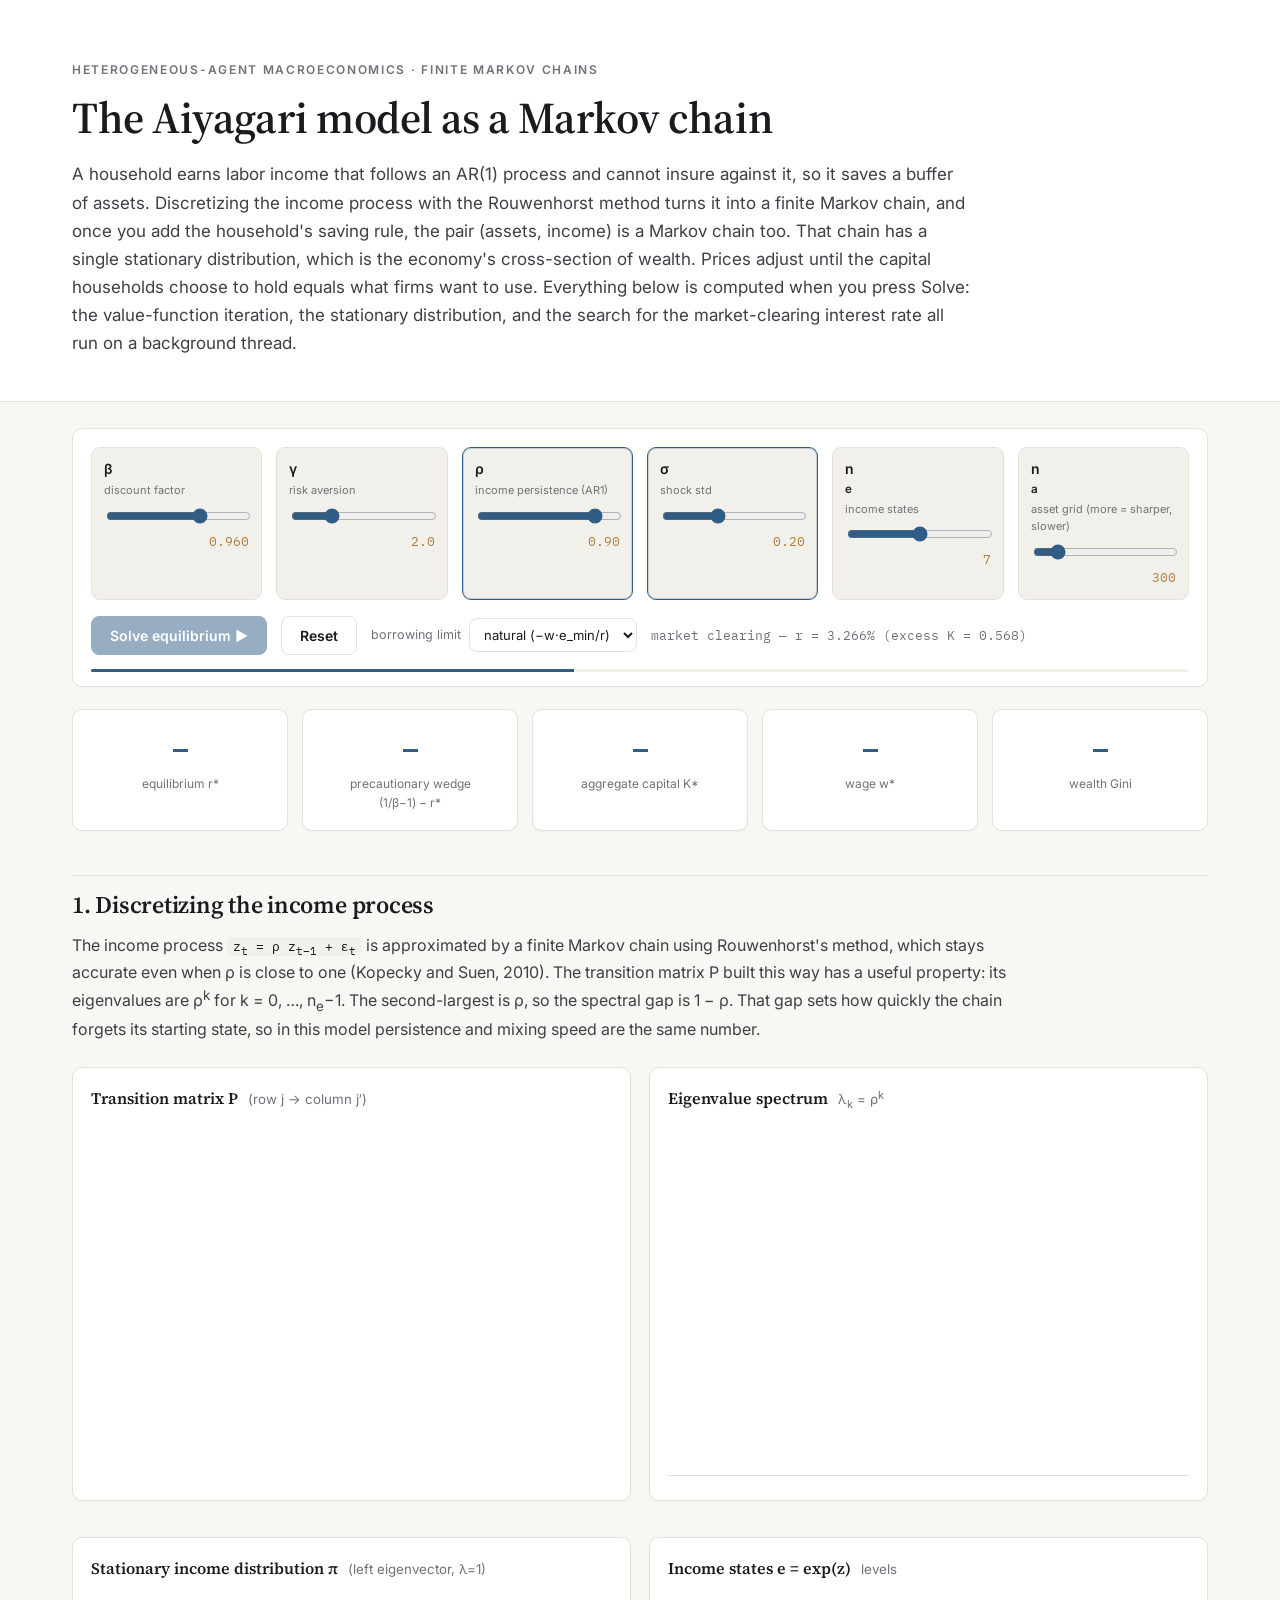
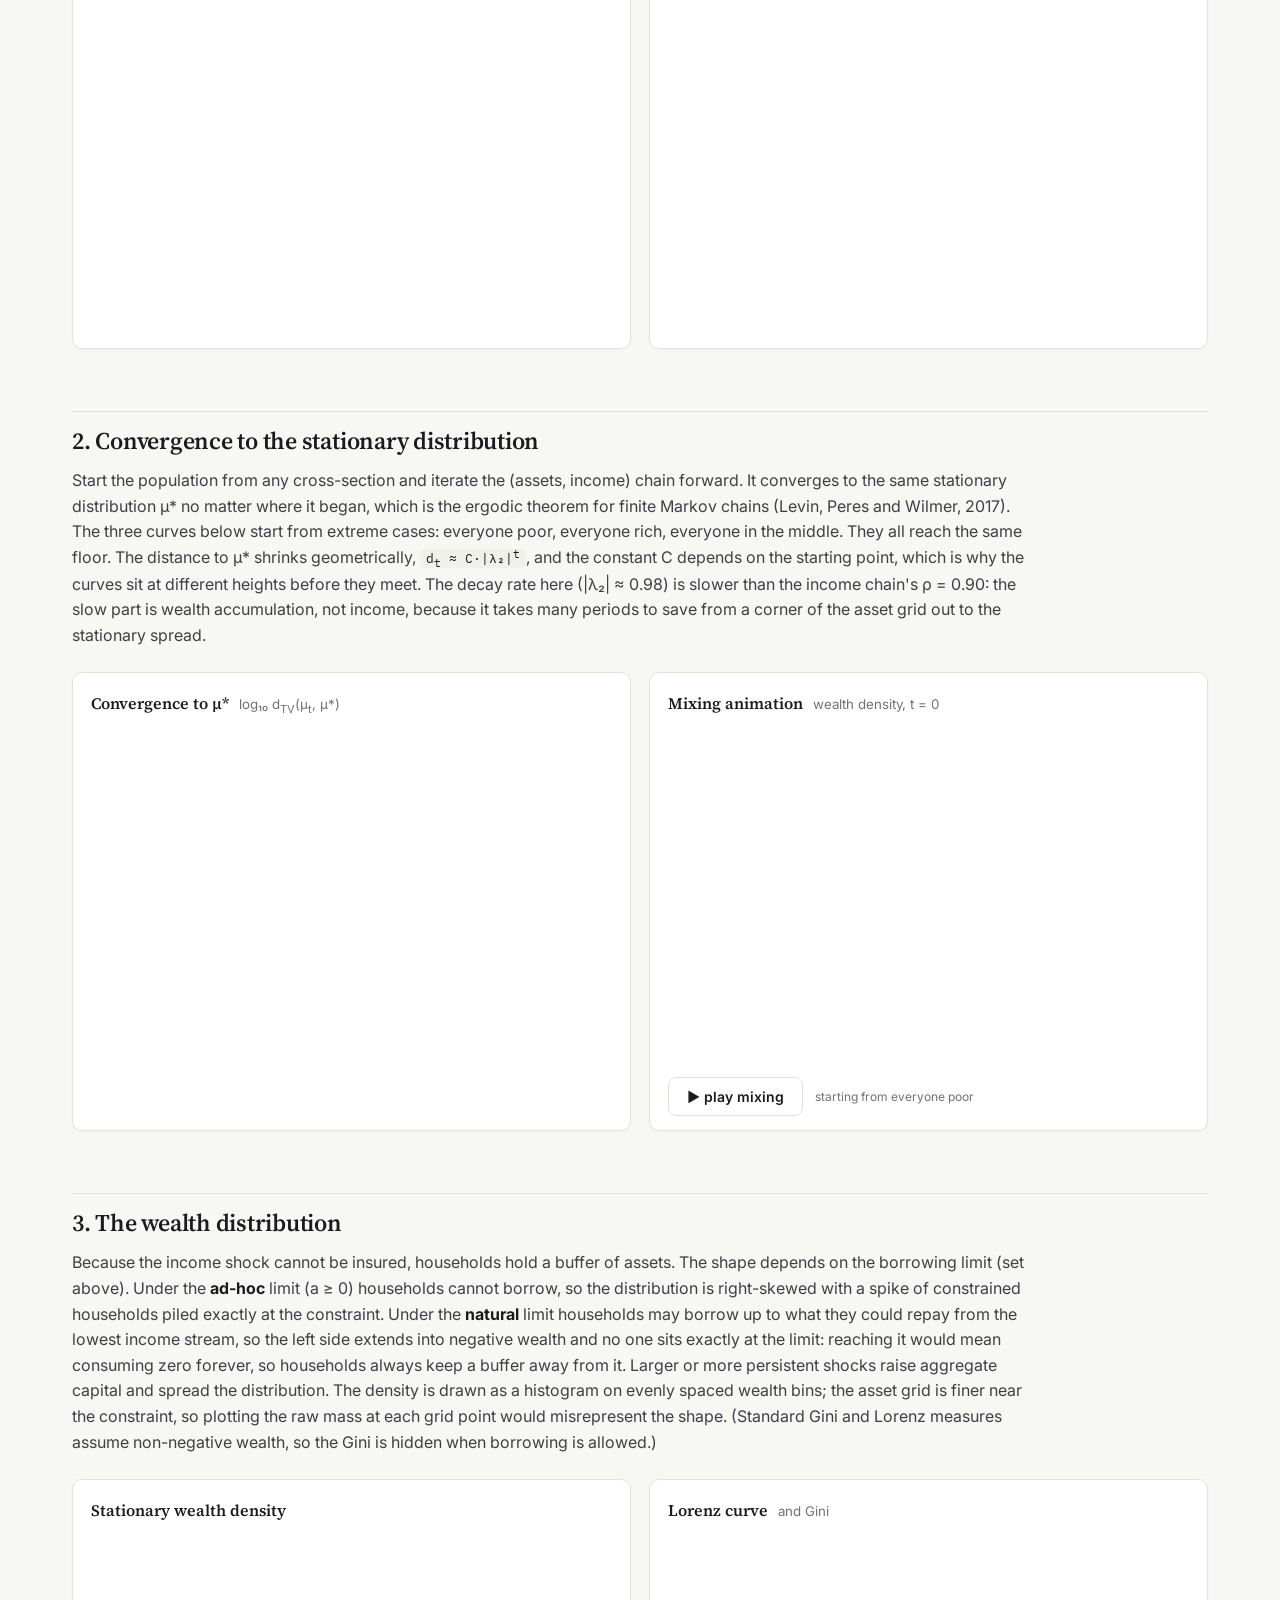
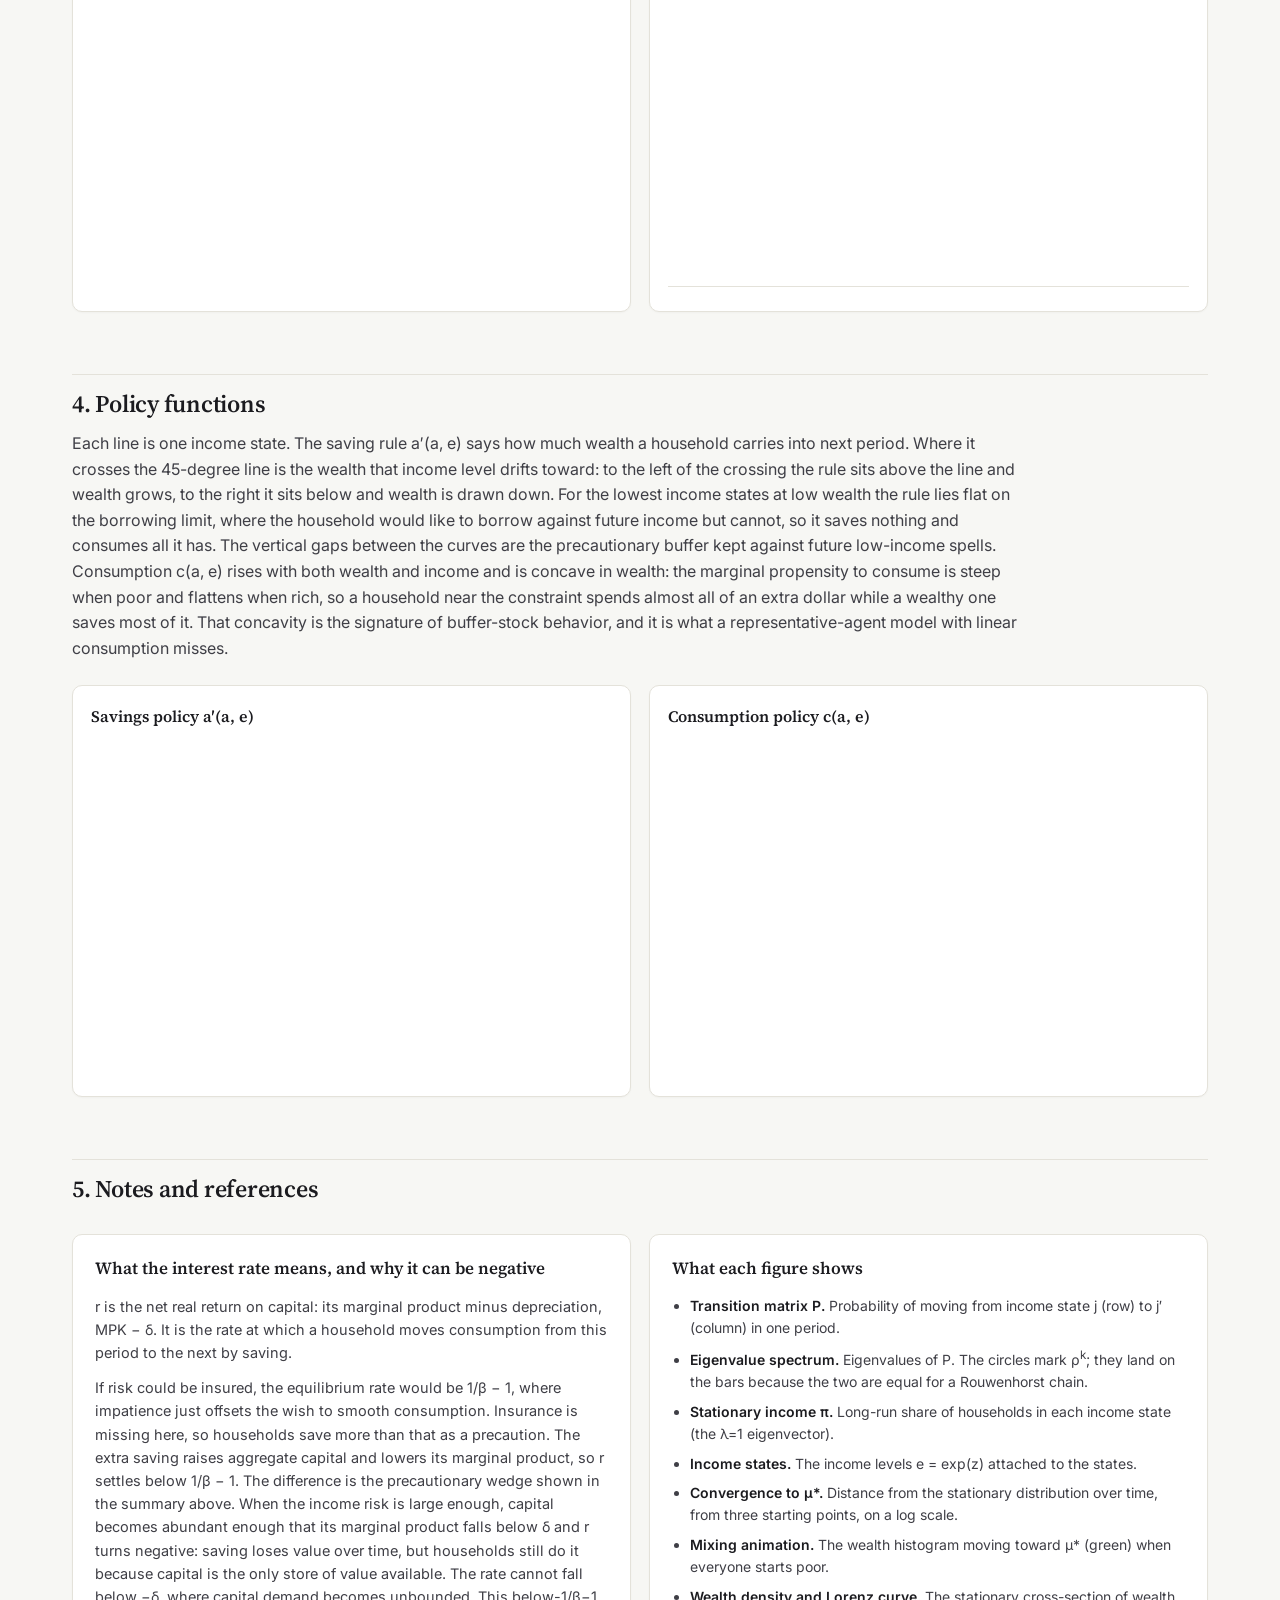
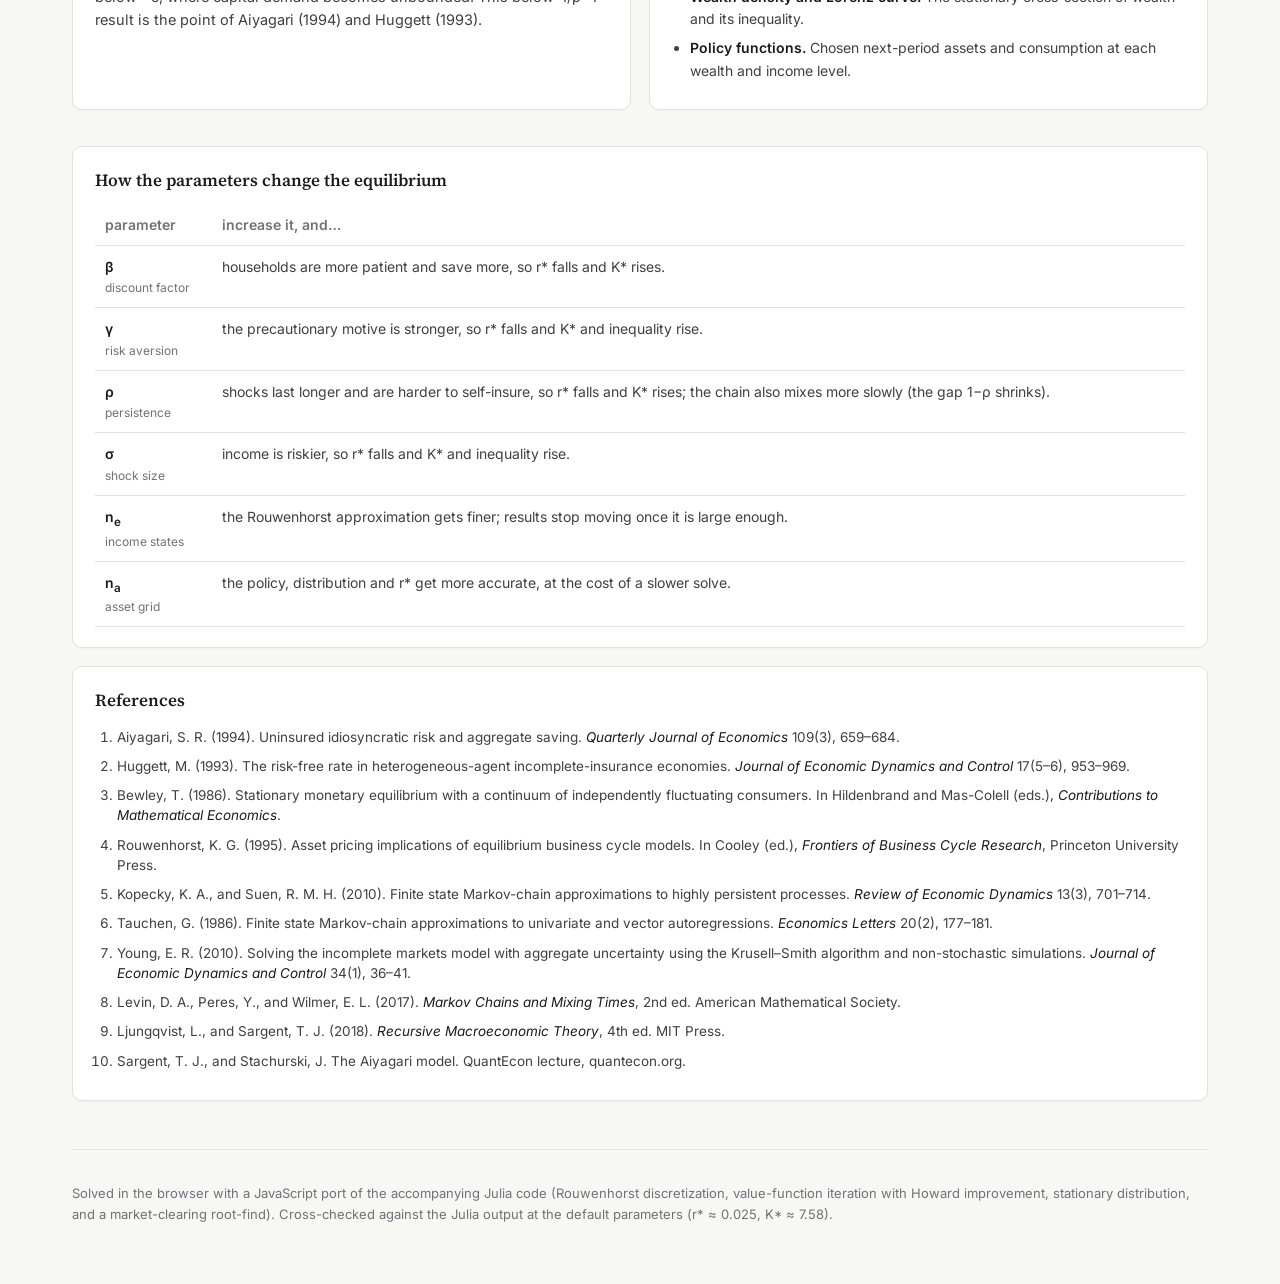
<file: Aiyagari-Interactive-Site/source/index.html>
<!DOCTYPE html>
<html lang="en">
<head>
<meta charset="utf-8" />
<meta name="viewport" content="width=device-width, initial-scale=1" />
<title>Aiyagari model — interactive solver</title>
<link rel="preconnect" href="https://fonts.googleapis.com">
<link rel="preconnect" href="https://fonts.gstatic.com" crossorigin>
<link href="https://fonts.googleapis.com/css2?family=Inter:wght@400;500;600&family=Source+Serif+4:opsz,wght@8..60,400;8..60,600&family=IBM+Plex+Mono:wght@400;500&display=swap" rel="stylesheet">
<script src="https://cdn.plot.ly/plotly-2.35.2.min.js" charset="utf-8"></script>
<link rel="stylesheet" href="style.css" />
</head>
<body>
<header class="hero">
  <div class="wrap">
    <p class="eyebrow">Heterogeneous-agent macroeconomics · finite Markov chains</p>
    <h1>The Aiyagari model as a Markov chain</h1>
    <p class="lede">
      A household earns labor income that follows an AR(1) process and cannot insure against it, so it
      saves a buffer of assets. Discretizing the income process with the Rouwenhorst method turns it into a
      finite Markov chain, and once you add the household's saving rule, the pair (assets, income) is a Markov
      chain too. That chain has a single stationary distribution, which is the economy's cross-section of
      wealth. Prices adjust until the capital households choose to hold equals what firms want to use.
      Everything below is computed when you press Solve: the value-function iteration, the stationary
      distribution, and the search for the market-clearing interest rate all run on a background thread.
    </p>
  </div>
</header>

<main class="wrap">

  <!-- ============ CONTROLS ============ -->
  <section class="panel controls">
    <div class="controls-grid">
      <div class="control"><label>β <span>discount factor</span></label>
        <input type="range" id="beta" min="0.90" max="0.99" step="0.005" value="0.96"><output id="beta_v">0.960</output></div>
      <div class="control"><label>γ <span>risk aversion</span></label>
        <input type="range" id="gamma" min="1" max="5" step="0.5" value="2"><output id="gamma_v">2.0</output></div>
      <div class="control hl"><label>ρ <span>income persistence (AR1)</span></label>
        <input type="range" id="rho" min="0.5" max="0.97" step="0.01" value="0.90"><output id="rho_v">0.90</output></div>
      <div class="control hl"><label>σ <span>shock std</span></label>
        <input type="range" id="sigma" min="0.05" max="0.45" step="0.01" value="0.20"><output id="sigma_v">0.20</output></div>
      <div class="control"><label>n<sub>e</sub> <span>income states</span></label>
        <input type="range" id="n_e" min="3" max="11" step="2" value="7"><output id="n_e_v">7</output></div>
      <div class="control"><label>n<sub>a</sub> <span>asset grid (more = sharper, slower)</span></label>
        <input type="range" id="n_a" min="120" max="1500" step="60" value="300"><output id="n_a_v">300</output></div>
    </div>
    <div class="controls-actions">
      <button id="solve" class="primary">Solve equilibrium ▶</button>
      <button id="reset" class="ghost">Reset</button>
      <label class="toggle">borrowing limit
        <select id="borrow">
          <option value="natural" selected>natural (−w·e_min/r)</option>
          <option value="adhoc">ad-hoc (a ≥ 0)</option>
        </select>
      </label>
      <div id="status" class="status">idle</div>
    </div>
    <div class="progressbar"><div id="progressfill"></div></div>
  </section>

  <!-- ============ EQUILIBRIUM SUMMARY ============ -->
  <section class="cards" id="cards">
    <div class="card"><div class="k" id="c_r">—</div><div class="lbl">equilibrium r*</div></div>
    <div class="card"><div class="k" id="c_wedge">—</div><div class="lbl">precautionary wedge<br>(1/β−1) − r*</div></div>
    <div class="card"><div class="k" id="c_K">—</div><div class="lbl">aggregate capital K*</div></div>
    <div class="card"><div class="k" id="c_w">—</div><div class="lbl">wage w*</div></div>
    <div class="card"><div class="k" id="c_gini">—</div><div class="lbl">wealth Gini</div></div>
  </section>

  <!-- ============ STOCHASTIC CORE ============ -->
  <h2 class="sectionhead">1. Discretizing the income process</h2>
  <p class="sectiontext">
    The income process <code>z<sub>t</sub> = ρ z<sub>t−1</sub> + ε<sub>t</sub></code> is approximated by a finite
    Markov chain using Rouwenhorst's method, which stays accurate even when ρ is close to one (Kopecky and Suen,
    2010). The transition matrix P built this way has a useful property: its eigenvalues are ρ<sup>k</sup> for
    k = 0, …, n<sub>e</sub>−1. The second-largest is ρ, so the spectral gap is 1 − ρ. That gap sets how quickly
    the chain forgets its starting state, so in this model persistence and mixing speed are the same number.
  </p>
  <section class="grid2">
    <div class="panel"><h3>Transition matrix P <small>(row j → column j′)</small></h3><div id="fig_P" class="fig"></div></div>
    <div class="panel"><h3>Eigenvalue spectrum <small>λ<sub>k</sub> = ρ<sup>k</sup></small></h3><div id="fig_eig" class="fig"></div>
      <div class="spectral" id="spectral"></div></div>
  </section>
  <section class="grid2">
    <div class="panel"><h3>Stationary income distribution π <small>(left eigenvector, λ=1)</small></h3><div id="fig_pi" class="fig"></div></div>
    <div class="panel"><h3>Income states e = exp(z) <small>levels</small></h3><div id="fig_e" class="fig"></div></div>
  </section>

  <!-- ============ ERGODICITY ============ -->
  <h2 class="sectionhead">2. Convergence to the stationary distribution</h2>
  <p class="sectiontext">
    Start the population from any cross-section and iterate the (assets, income) chain forward. It converges to
    the same stationary distribution μ* no matter where it began, which is the ergodic theorem for finite Markov
    chains (Levin, Peres and Wilmer, 2017). The three curves below start from extreme cases: everyone poor,
    everyone rich, everyone in the middle. They all reach the same floor. The distance to μ* shrinks
    geometrically, <code>d<sub>t</sub> ≈ C·|λ₂|<sup>t</sup></code>, and the constant C depends on the starting
    point, which is why the curves sit at different heights before they meet. The decay rate here
    (|λ₂| ≈ 0.98) is slower than the income chain's ρ = 0.90: the slow part is wealth accumulation, not income,
    because it takes many periods to save from a corner of the asset grid out to the stationary spread.
  </p>
  <section class="grid2">
    <div class="panel"><h3>Convergence to μ* <small>log₁₀ d<sub>TV</sub>(μ<sub>t</sub>, μ*)</small></h3><div id="fig_erg" class="fig"></div></div>
    <div class="panel"><h3>Mixing animation <small>wealth density, t = <span id="anim_t">0</span></small></h3>
      <div id="fig_anim" class="fig"></div>
      <div class="anim-controls"><button id="play" class="ghost">▶ play mixing</button><span class="hint">starting from everyone poor</span></div>
    </div>
  </section>

  <!-- ============ WEALTH DISTRIBUTION ============ -->
  <h2 class="sectionhead">3. The wealth distribution</h2>
  <p class="sectiontext">
    Because the income shock cannot be insured, households hold a buffer of assets. The shape depends on the
    borrowing limit (set above). Under the <b>ad-hoc</b> limit (a ≥ 0) households cannot borrow, so the
    distribution is right-skewed with a spike of constrained households piled exactly at the constraint. Under the
    <b>natural</b> limit households may borrow up to what they could repay from the lowest income stream, so the
    left side extends into negative wealth and no one sits exactly at the limit: reaching it would mean consuming
    zero forever, so households always keep a buffer away from it. Larger or more persistent shocks raise
    aggregate capital and spread the distribution. The density is drawn as a histogram on evenly spaced wealth
    bins; the asset grid is finer near the constraint, so plotting the raw mass at each grid point would
    misrepresent the shape. (Standard Gini and Lorenz measures assume non-negative wealth, so the Gini is hidden
    when borrowing is allowed.)
  </p>
  <section class="grid2">
    <div class="panel"><h3>Stationary wealth density</h3><div id="fig_wealth" class="fig"></div></div>
    <div class="panel"><h3>Lorenz curve <small>and Gini</small></h3><div id="fig_lorenz" class="fig"></div>
      <div class="spectral" id="ineq"></div></div>
  </section>

  <!-- ============ POLICY FUNCTIONS ============ -->
  <h2 class="sectionhead">4. Policy functions</h2>
  <p class="sectiontext">
    Each line is one income state. The saving rule a′(a, e) says how much wealth a household carries into next
    period. Where it crosses the 45-degree line is the wealth that income level drifts toward: to the left of the
    crossing the rule sits above the line and wealth grows, to the right it sits below and wealth is drawn down.
    For the lowest income states at low wealth the rule lies flat on the borrowing limit, where the household
    would like to borrow against future income but cannot, so it saves nothing and consumes all it has. The
    vertical gaps between the curves are the precautionary buffer kept against future low-income spells.
    Consumption c(a, e) rises with both wealth and income and is concave in wealth: the marginal propensity to
    consume is steep when poor and flattens when rich, so a household near the constraint spends almost all of an
    extra dollar while a wealthy one saves most of it. That concavity is the signature of buffer-stock behavior,
    and it is what a representative-agent model with linear consumption misses.
  </p>
  <section class="grid2">
    <div class="panel"><h3>Savings policy a′(a, e)</h3><div id="fig_sav" class="fig"></div></div>
    <div class="panel"><h3>Consumption policy c(a, e)</h3><div id="fig_cons" class="fig"></div></div>
  </section>

  <!-- ============ NOTES ============ -->
  <h2 class="sectionhead">5. Notes and references</h2>
  <section class="grid2">
    <div class="panel note">
      <h3>What the interest rate means, and why it can be negative</h3>
      <p>r is the net real return on capital: its marginal product minus depreciation, MPK − δ. It is the rate at
      which a household moves consumption from this period to the next by saving.</p>
      <p>If risk could be insured, the equilibrium rate would be 1/β − 1, where impatience just offsets the wish to
      smooth consumption. Insurance is missing here, so households save more than that as a precaution. The extra
      saving raises aggregate capital and lowers its marginal product, so r settles below 1/β − 1. The difference
      is the precautionary wedge shown in the summary above. When the income risk is large enough, capital becomes
      abundant enough that its marginal product falls below δ and r turns negative: saving loses value over time,
      but households still do it because capital is the only store of value available. The rate cannot fall below
      −δ, where capital demand becomes unbounded. This below-1/β−1 result is the point of Aiyagari (1994) and
      Huggett (1993).</p>
    </div>
    <div class="panel note">
      <h3>What each figure shows</h3>
      <ul>
        <li><b>Transition matrix P.</b> Probability of moving from income state j (row) to j′ (column) in one period.</li>
        <li><b>Eigenvalue spectrum.</b> Eigenvalues of P. The circles mark ρ<sup>k</sup>; they land on the bars because the two are equal for a Rouwenhorst chain.</li>
        <li><b>Stationary income π.</b> Long-run share of households in each income state (the λ=1 eigenvector).</li>
        <li><b>Income states.</b> The income levels e = exp(z) attached to the states.</li>
        <li><b>Convergence to μ*.</b> Distance from the stationary distribution over time, from three starting points, on a log scale.</li>
        <li><b>Mixing animation.</b> The wealth histogram moving toward μ* (green) when everyone starts poor.</li>
        <li><b>Wealth density and Lorenz curve.</b> The stationary cross-section of wealth and its inequality.</li>
        <li><b>Policy functions.</b> Chosen next-period assets and consumption at each wealth and income level.</li>
      </ul>
    </div>
  </section>
  <section class="panel note">
    <h3>How the parameters change the equilibrium</h3>
    <table class="ptable">
      <thead><tr><th>parameter</th><th>increase it, and…</th></tr></thead>
      <tbody>
        <tr><td>β &nbsp;<span class="pm">discount factor</span></td><td>households are more patient and save more, so r* falls and K* rises.</td></tr>
        <tr><td>γ &nbsp;<span class="pm">risk aversion</span></td><td>the precautionary motive is stronger, so r* falls and K* and inequality rise.</td></tr>
        <tr><td>ρ &nbsp;<span class="pm">persistence</span></td><td>shocks last longer and are harder to self-insure, so r* falls and K* rises; the chain also mixes more slowly (the gap 1−ρ shrinks).</td></tr>
        <tr><td>σ &nbsp;<span class="pm">shock size</span></td><td>income is riskier, so r* falls and K* and inequality rise.</td></tr>
        <tr><td>n<sub>e</sub> &nbsp;<span class="pm">income states</span></td><td>the Rouwenhorst approximation gets finer; results stop moving once it is large enough.</td></tr>
        <tr><td>n<sub>a</sub> &nbsp;<span class="pm">asset grid</span></td><td>the policy, distribution and r* get more accurate, at the cost of a slower solve.</td></tr>
      </tbody>
    </table>
  </section>
  <section class="panel note">
    <h3>References</h3>
    <ol class="refs">
      <li>Aiyagari, S. R. (1994). Uninsured idiosyncratic risk and aggregate saving. <i>Quarterly Journal of Economics</i> 109(3), 659–684.</li>
      <li>Huggett, M. (1993). The risk-free rate in heterogeneous-agent incomplete-insurance economies. <i>Journal of Economic Dynamics and Control</i> 17(5–6), 953–969.</li>
      <li>Bewley, T. (1986). Stationary monetary equilibrium with a continuum of independently fluctuating consumers. In Hildenbrand and Mas-Colell (eds.), <i>Contributions to Mathematical Economics</i>.</li>
      <li>Rouwenhorst, K. G. (1995). Asset pricing implications of equilibrium business cycle models. In Cooley (ed.), <i>Frontiers of Business Cycle Research</i>, Princeton University Press.</li>
      <li>Kopecky, K. A., and Suen, R. M. H. (2010). Finite state Markov-chain approximations to highly persistent processes. <i>Review of Economic Dynamics</i> 13(3), 701–714.</li>
      <li>Tauchen, G. (1986). Finite state Markov-chain approximations to univariate and vector autoregressions. <i>Economics Letters</i> 20(2), 177–181.</li>
      <li>Young, E. R. (2010). Solving the incomplete markets model with aggregate uncertainty using the Krusell–Smith algorithm and non-stochastic simulations. <i>Journal of Economic Dynamics and Control</i> 34(1), 36–41.</li>
      <li>Levin, D. A., Peres, Y., and Wilmer, E. L. (2017). <i>Markov Chains and Mixing Times</i>, 2nd ed. American Mathematical Society.</li>
      <li>Ljungqvist, L., and Sargent, T. J. (2018). <i>Recursive Macroeconomic Theory</i>, 4th ed. MIT Press.</li>
      <li>Sargent, T. J., and Stachurski, J. The Aiyagari model. QuantEcon lecture, quantecon.org.</li>
    </ol>
  </section>

  <footer class="foot">
    <p>Solved in the browser with a JavaScript port of the accompanying Julia code (Rouwenhorst discretization,
    value-function iteration with Howard improvement, stationary distribution, and a market-clearing root-find).
    Cross-checked against the Julia output at the default parameters (r* ≈ 0.025, K* ≈ 7.58).</p>
  </footer>
</main>

<script src="app.js"></script>
</body>
</html>
</file>
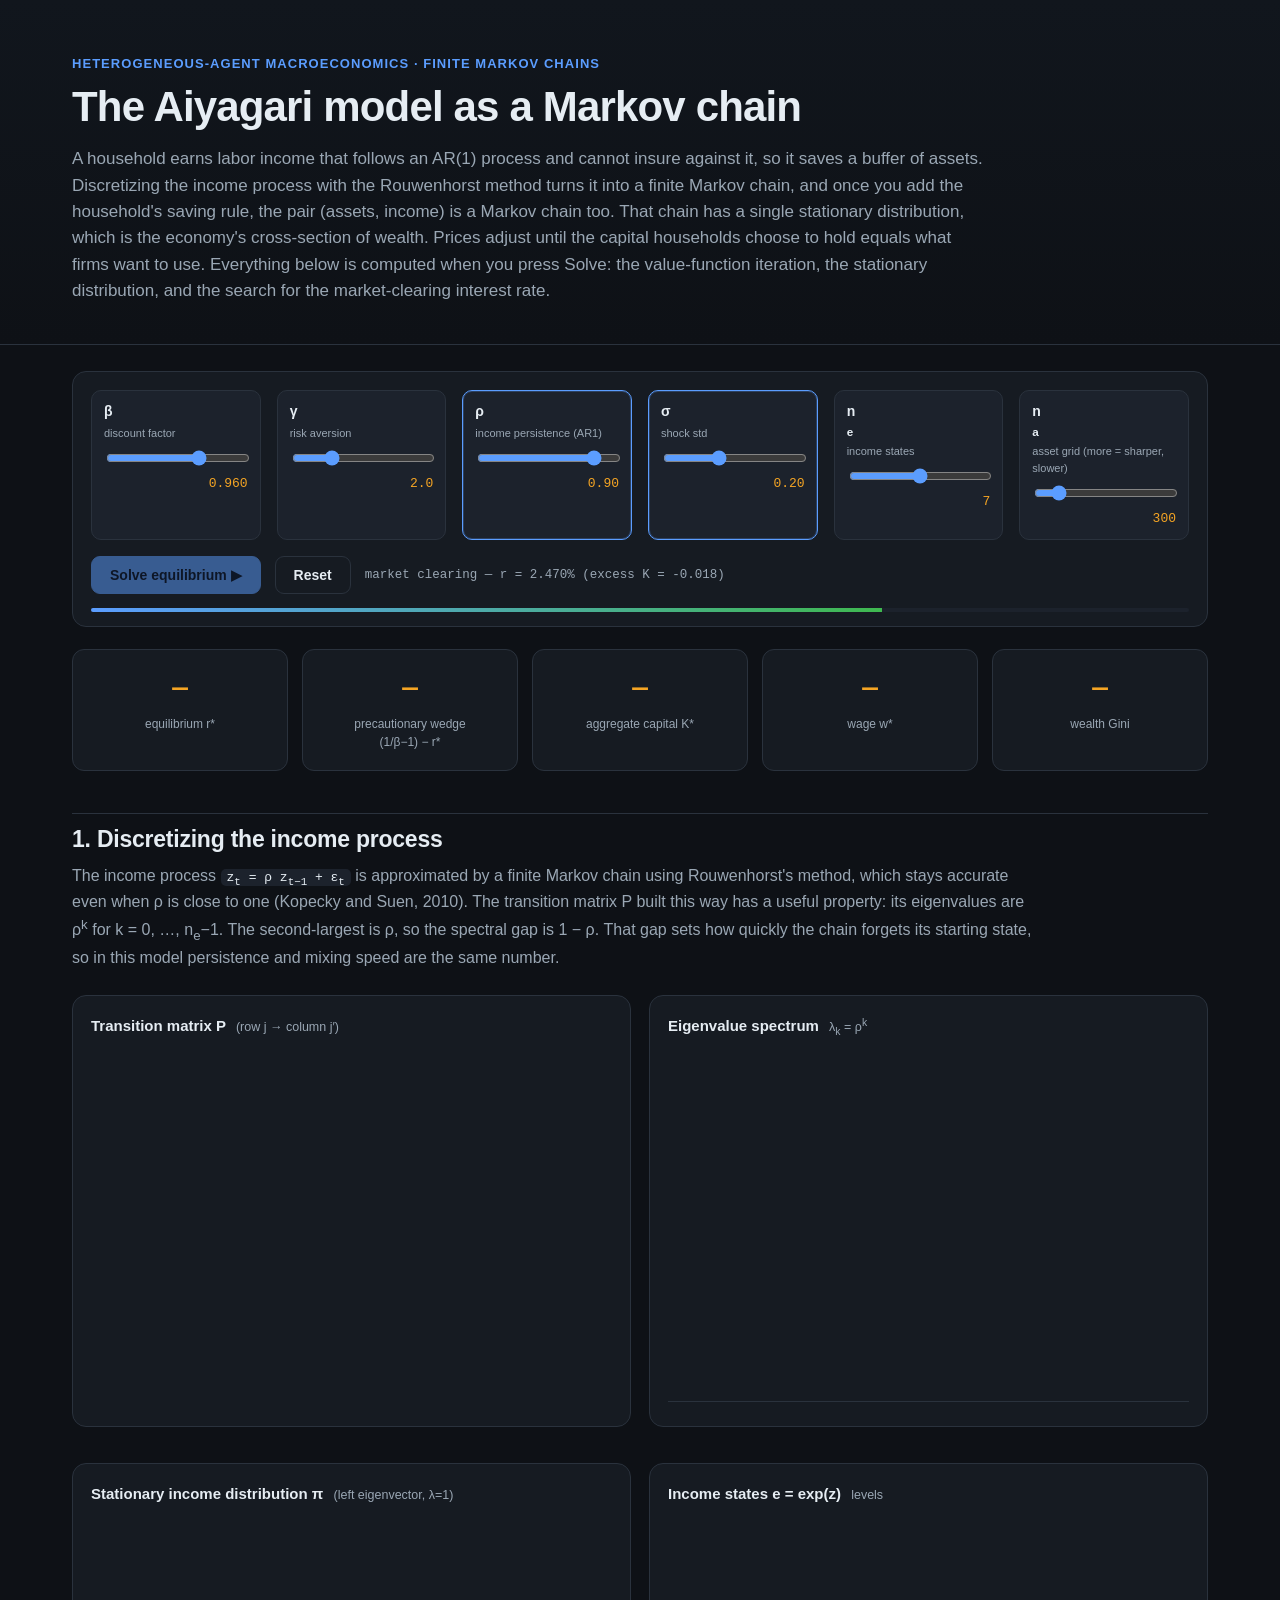
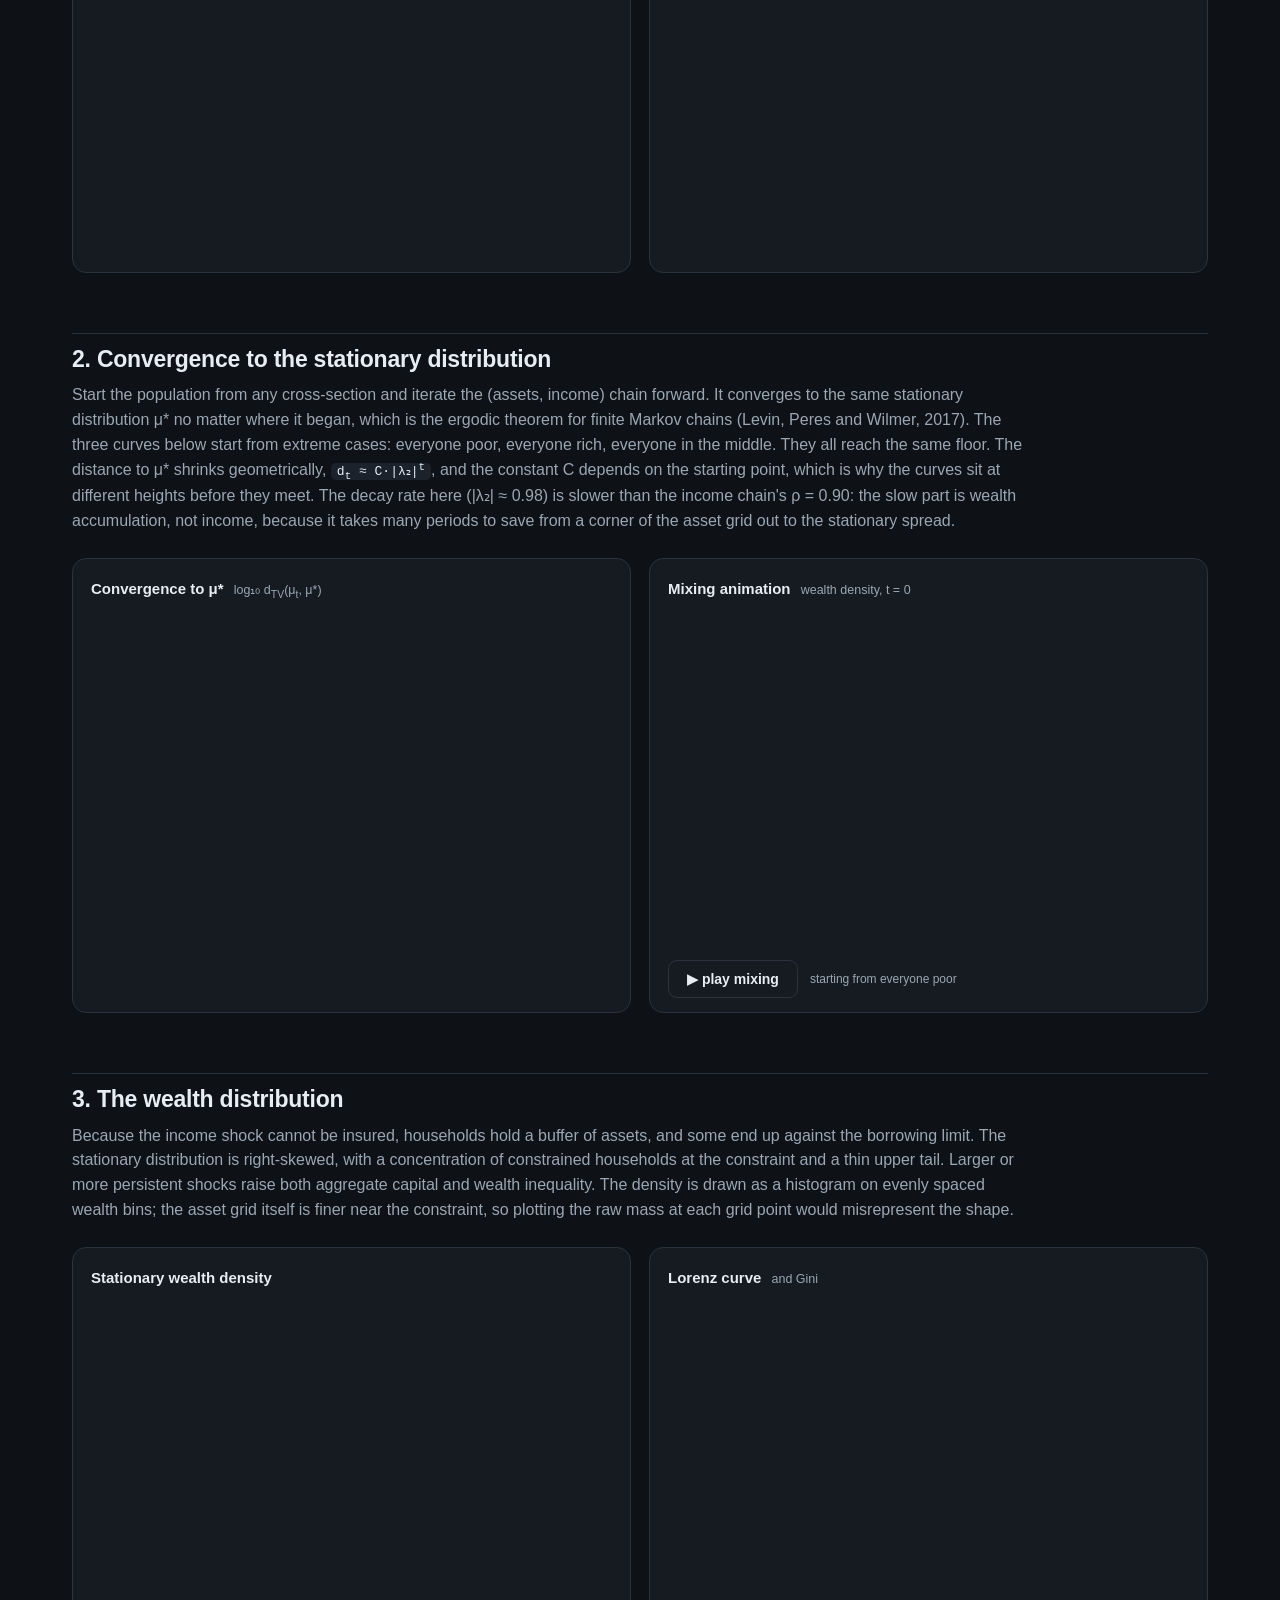
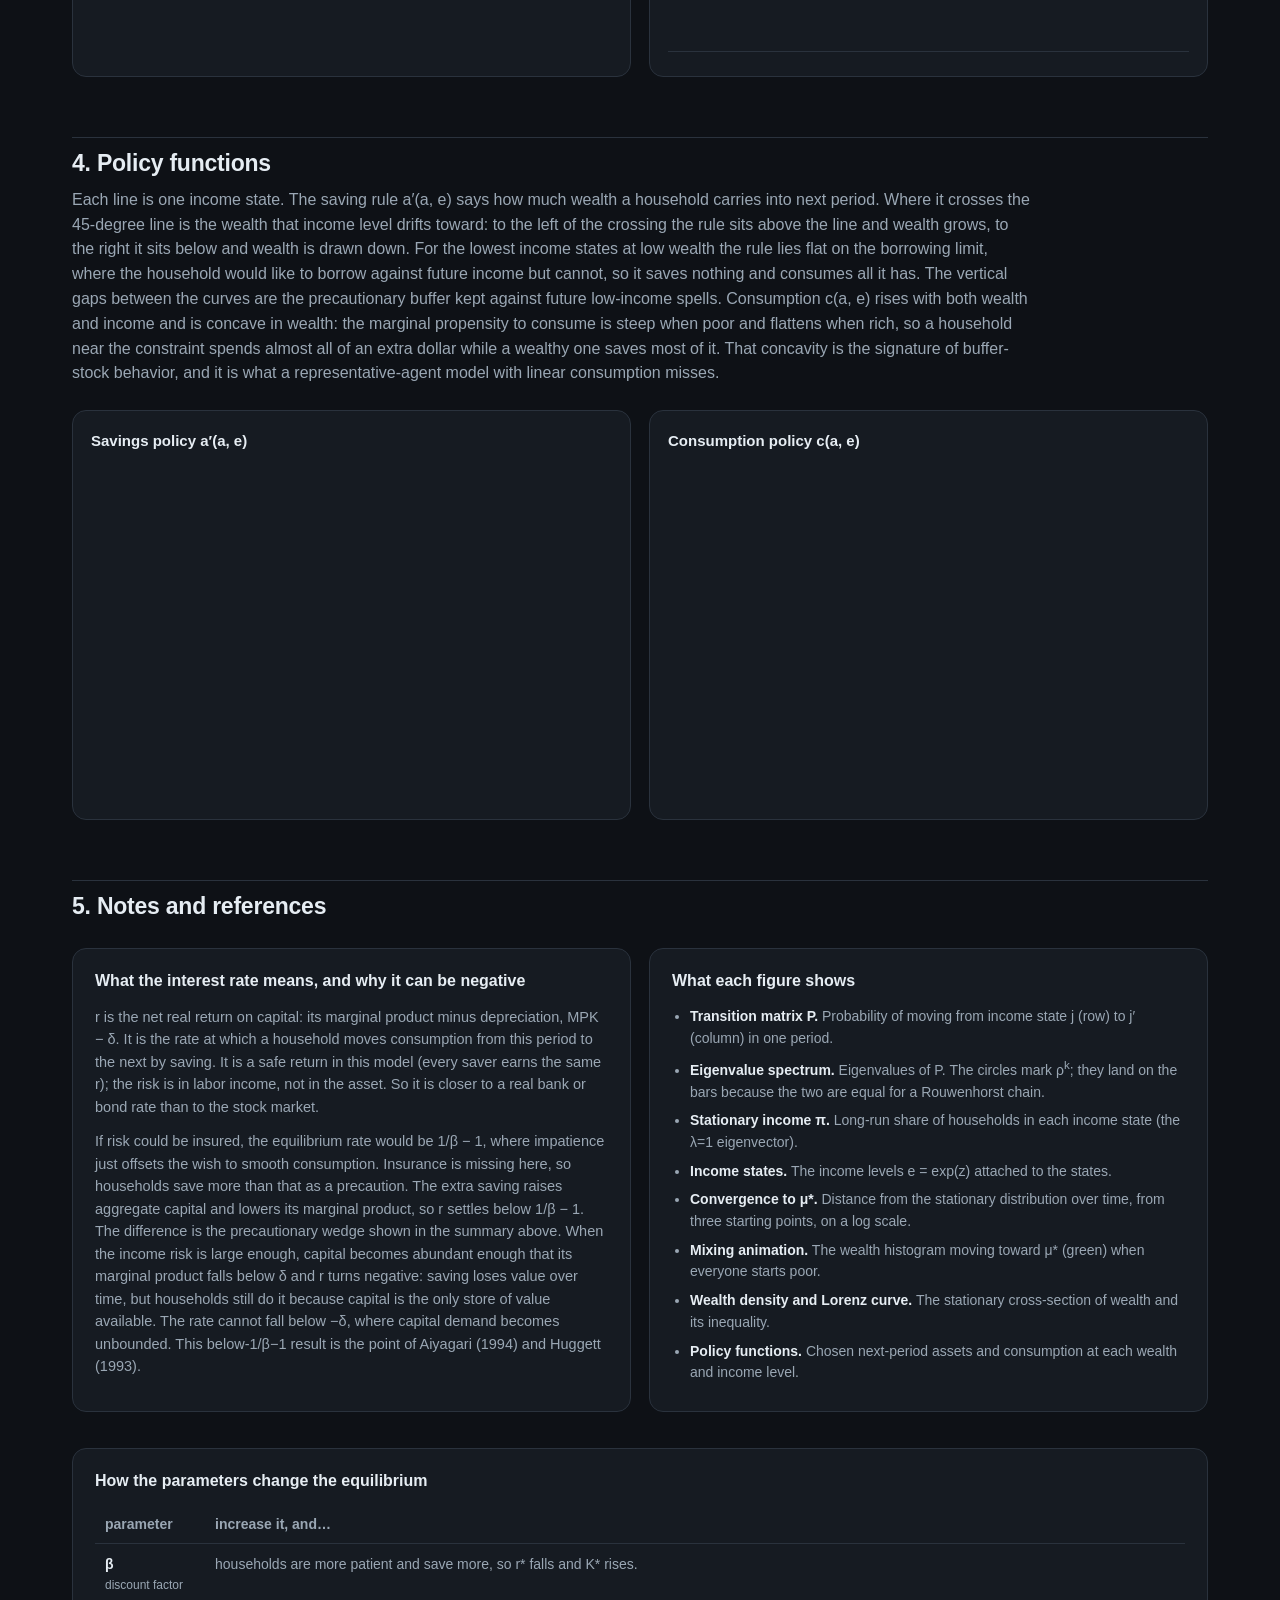
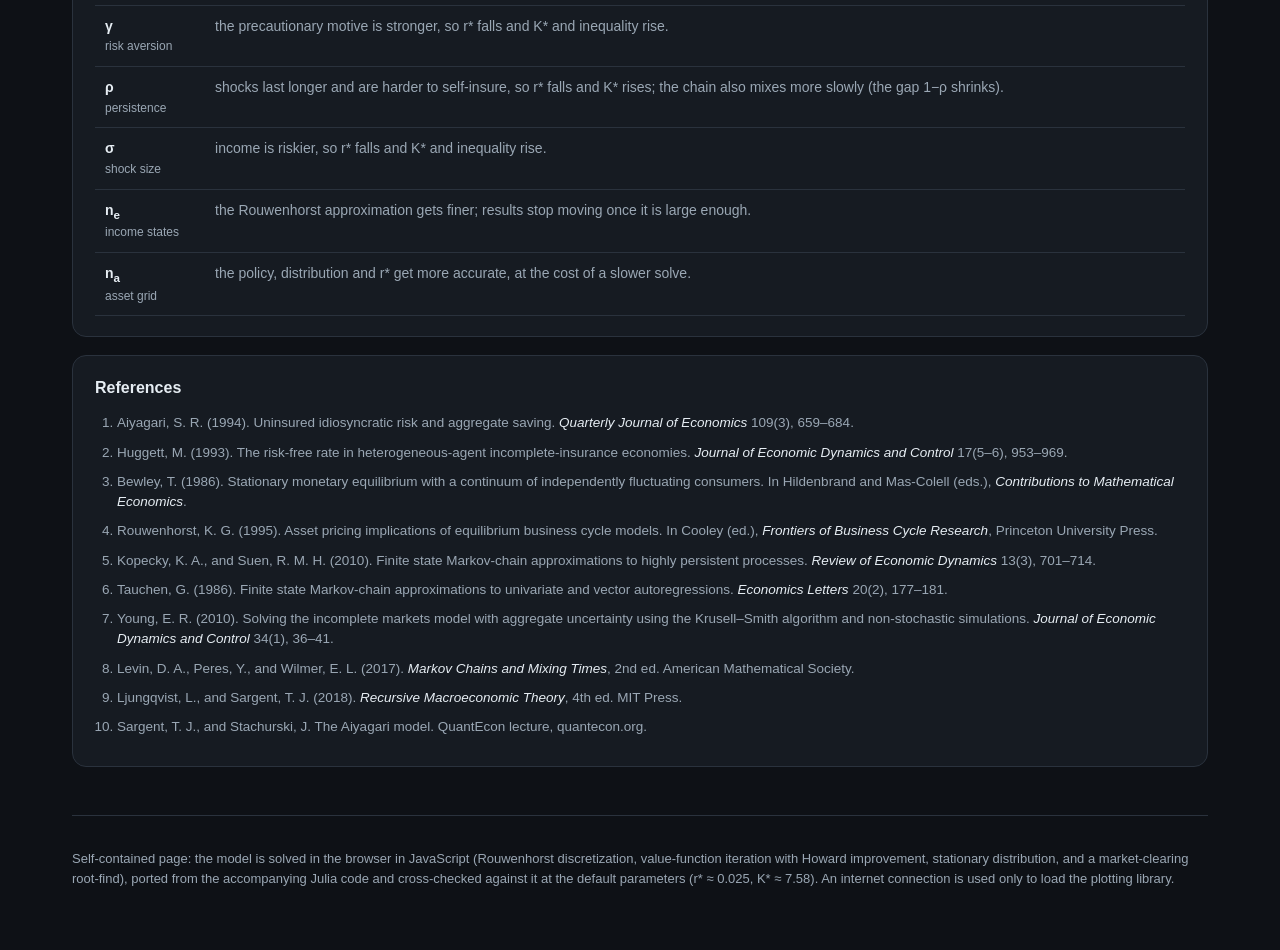
<file: index copy.html>
<!DOCTYPE html>
<html lang="en">
<head>
<meta charset="utf-8" />
<meta name="viewport" content="width=device-width, initial-scale=1" />
<title>Aiyagari model — interactive solver</title>
<script src="https://cdn.plot.ly/plotly-2.35.2.min.js" charset="utf-8"></script>
<style>
:root{
  --bg:#0e1116; --panel:#161b22; --panel2:#1c222c; --ink:#e6edf3; --muted:#9aa7b4;
  --line:#2a323d; --accent:#5b9dff; --accent2:#f5a524; --good:#3fb950; --hl:#2d3b52;
  --mono:"SFMono-Regular",ui-monospace,Menlo,Consolas,monospace;
  --sans:-apple-system,BlinkMacSystemFont,"Segoe UI",Inter,Roboto,Helvetica,Arial,sans-serif;
}
*{box-sizing:border-box}
html,body{margin:0;background:var(--bg);color:var(--ink);font-family:var(--sans);line-height:1.55}
.wrap{max-width:1180px;margin:0 auto;padding:0 22px}
a{color:var(--accent)}
.hero{background:linear-gradient(180deg,#11161d 0%,#0e1116 100%);border-bottom:1px solid var(--line);padding:54px 0 40px}
.eyebrow{margin:0 0 10px;color:var(--accent);font-size:13px;letter-spacing:.08em;text-transform:uppercase;font-weight:600}
.hero h1{margin:0 0 16px;font-size:42px;line-height:1.1;letter-spacing:-.02em}
.lede{margin:0;max-width:920px;color:var(--muted);font-size:17px}
.lede strong{color:var(--ink)} .lede em{color:var(--accent2);font-style:normal}
.panel{background:var(--panel);border:1px solid var(--line);border-radius:14px;padding:18px 18px 14px;margin:18px 0}
.panel h3{margin:0 0 12px;font-size:15px;font-weight:600}
.panel h3 small{color:var(--muted);font-weight:400;margin-left:6px}
.controls{margin-top:26px}
.controls-grid{display:grid;grid-template-columns:repeat(6,1fr);gap:16px}
.control{display:flex;flex-direction:column;gap:6px;background:var(--panel2);border:1px solid var(--line);border-radius:10px;padding:10px 12px}
.control.hl{border-color:var(--accent);box-shadow:0 0 0 1px rgba(91,157,255,.25) inset}
.control label{font-size:14px;font-weight:600;display:flex;flex-direction:column}
.control label span{font-size:11px;color:var(--muted);font-weight:400;margin-top:2px}
.control output{font-family:var(--mono);font-size:13px;color:var(--accent2);text-align:right}
input[type=range]{width:100%;accent-color:var(--accent)}
.controls-actions{display:flex;align-items:center;gap:14px;margin-top:16px}
button{font-family:var(--sans);font-size:14px;border-radius:9px;padding:10px 18px;cursor:pointer;border:1px solid var(--line);font-weight:600}
button.primary{background:var(--accent);color:#06122b;border-color:var(--accent)}
button.primary:disabled{opacity:.5;cursor:wait}
button.ghost{background:transparent;color:var(--ink)}
.status{font-family:var(--mono);font-size:12.5px;color:var(--muted)}
.progressbar{height:4px;background:var(--panel2);border-radius:4px;margin-top:14px;overflow:hidden}
#progressfill{height:100%;width:0;background:linear-gradient(90deg,var(--accent),var(--good));transition:width .2s}
.cards{display:grid;grid-template-columns:repeat(5,1fr);gap:14px;margin:22px 0}
.card{background:var(--panel);border:1px solid var(--line);border-radius:12px;padding:18px 16px;text-align:center}
.card .k{font-family:var(--mono);font-size:26px;font-weight:700;color:var(--accent2)}
.card .lbl{margin-top:6px;font-size:12px;color:var(--muted)}
.sectionhead{margin:42px 0 6px;font-size:23px;letter-spacing:-.01em;padding-top:8px;border-top:1px solid var(--line)}
.sectiontext{margin:0 0 6px;color:var(--muted);max-width:960px}
.sectiontext code{font-family:var(--mono);background:var(--panel2);padding:1px 6px;border-radius:5px;color:var(--ink);font-size:13px}
.sectiontext strong{color:var(--ink)} .sectiontext em{color:var(--accent2);font-style:normal}
.grid2{display:grid;grid-template-columns:1fr 1fr;gap:18px}
.fig{width:100%;height:340px}
.spectral{font-family:var(--mono);font-size:12.5px;color:var(--muted);border-top:1px solid var(--line);margin-top:10px;padding-top:10px;display:grid;grid-template-columns:1fr 1fr;gap:4px 18px}
.spectral b{color:var(--accent2)}
.anim-controls{display:flex;align-items:center;gap:12px;margin-top:8px}
.anim-controls .hint{font-size:12px;color:var(--muted)}
.note{padding:20px 22px}
.note h3{font-size:16px;margin-bottom:12px}
.note p{margin:0 0 12px;color:var(--muted);font-size:14.5px}
.note ul{margin:0;padding-left:18px;color:var(--muted);font-size:14px}
.note ul li{margin-bottom:7px}
.note b{color:var(--ink);font-weight:600}
.ptable{width:100%;border-collapse:collapse;font-size:14px}
.ptable th{text-align:left;color:var(--muted);font-weight:600;border-bottom:1px solid var(--line);padding:8px 10px}
.ptable td{border-bottom:1px solid var(--line);padding:10px;color:var(--muted);vertical-align:top}
.ptable td:first-child{color:var(--ink);font-weight:600;white-space:nowrap;width:1%;padding-right:22px}
.ptable .pm{display:block;font-weight:400;font-size:12px;color:var(--muted)}
.refs{margin:0;padding-left:22px;color:var(--muted);font-size:13.5px}
.refs li{margin-bottom:9px;line-height:1.5}
.refs i{color:var(--ink);font-style:italic}
.foot{margin:48px 0 60px;color:var(--muted);font-size:13px;border-top:1px solid var(--line);padding-top:20px}
@media(max-width:920px){
  .controls-grid{grid-template-columns:repeat(2,1fr)}
  .cards{grid-template-columns:repeat(2,1fr)}
  .grid2{grid-template-columns:1fr}
  .hero h1{font-size:32px}
}
</style>
</head>
<body>
<header class="hero">
  <div class="wrap">
    <p class="eyebrow">Heterogeneous-agent macroeconomics · finite Markov chains</p>
    <h1>The Aiyagari model as a Markov chain</h1>
    <p class="lede">
      A household earns labor income that follows an AR(1) process and cannot insure against it, so it
      saves a buffer of assets. Discretizing the income process with the Rouwenhorst method turns it into a
      finite Markov chain, and once you add the household's saving rule, the pair (assets, income) is a Markov
      chain too. That chain has a single stationary distribution, which is the economy's cross-section of
      wealth. Prices adjust until the capital households choose to hold equals what firms want to use.
      Everything below is computed when you press Solve: the value-function iteration, the stationary
      distribution, and the search for the market-clearing interest rate.
    </p>
  </div>
</header>

<main class="wrap">

  <section class="panel controls">
    <div class="controls-grid">
      <div class="control"><label>β <span>discount factor</span></label>
        <input type="range" id="beta" min="0.90" max="0.99" step="0.005" value="0.96"><output id="beta_v">0.960</output></div>
      <div class="control"><label>γ <span>risk aversion</span></label>
        <input type="range" id="gamma" min="1" max="5" step="0.5" value="2"><output id="gamma_v">2.0</output></div>
      <div class="control hl"><label>ρ <span>income persistence (AR1)</span></label>
        <input type="range" id="rho" min="0.5" max="0.97" step="0.01" value="0.90"><output id="rho_v">0.90</output></div>
      <div class="control hl"><label>σ <span>shock std</span></label>
        <input type="range" id="sigma" min="0.05" max="0.45" step="0.01" value="0.20"><output id="sigma_v">0.20</output></div>
      <div class="control"><label>n<sub>e</sub> <span>income states</span></label>
        <input type="range" id="n_e" min="3" max="11" step="2" value="7"><output id="n_e_v">7</output></div>
      <div class="control"><label>n<sub>a</sub> <span>asset grid (more = sharper, slower)</span></label>
        <input type="range" id="n_a" min="120" max="1500" step="60" value="300"><output id="n_a_v">300</output></div>
    </div>
    <div class="controls-actions">
      <button id="solve" class="primary">Solve equilibrium ▶</button>
      <button id="reset" class="ghost">Reset</button>
      <div id="status" class="status">idle</div>
    </div>
    <div class="progressbar"><div id="progressfill"></div></div>
  </section>

  <section class="cards" id="cards">
    <div class="card"><div class="k" id="c_r">—</div><div class="lbl">equilibrium r*</div></div>
    <div class="card"><div class="k" id="c_wedge">—</div><div class="lbl">precautionary wedge<br>(1/β−1) − r*</div></div>
    <div class="card"><div class="k" id="c_K">—</div><div class="lbl">aggregate capital K*</div></div>
    <div class="card"><div class="k" id="c_w">—</div><div class="lbl">wage w*</div></div>
    <div class="card"><div class="k" id="c_gini">—</div><div class="lbl">wealth Gini</div></div>
  </section>

  <h2 class="sectionhead">1. Discretizing the income process</h2>
  <p class="sectiontext">
    The income process <code>z<sub>t</sub> = ρ z<sub>t−1</sub> + ε<sub>t</sub></code> is approximated by a finite
    Markov chain using Rouwenhorst's method, which stays accurate even when ρ is close to one (Kopecky and Suen,
    2010). The transition matrix P built this way has a useful property: its eigenvalues are ρ<sup>k</sup> for
    k = 0, …, n<sub>e</sub>−1. The second-largest is ρ, so the spectral gap is 1 − ρ. That gap sets how quickly
    the chain forgets its starting state, so in this model persistence and mixing speed are the same number.
  </p>
  <section class="grid2">
    <div class="panel"><h3>Transition matrix P <small>(row j → column j′)</small></h3><div id="fig_P" class="fig"></div></div>
    <div class="panel"><h3>Eigenvalue spectrum <small>λ<sub>k</sub> = ρ<sup>k</sup></small></h3><div id="fig_eig" class="fig"></div>
      <div class="spectral" id="spectral"></div></div>
  </section>
  <section class="grid2">
    <div class="panel"><h3>Stationary income distribution π <small>(left eigenvector, λ=1)</small></h3><div id="fig_pi" class="fig"></div></div>
    <div class="panel"><h3>Income states e = exp(z) <small>levels</small></h3><div id="fig_e" class="fig"></div></div>
  </section>

  <h2 class="sectionhead">2. Convergence to the stationary distribution</h2>
  <p class="sectiontext">
    Start the population from any cross-section and iterate the (assets, income) chain forward. It converges to
    the same stationary distribution μ* no matter where it began, which is the ergodic theorem for finite Markov
    chains (Levin, Peres and Wilmer, 2017). The three curves below start from extreme cases: everyone poor,
    everyone rich, everyone in the middle. They all reach the same floor. The distance to μ* shrinks
    geometrically, <code>d<sub>t</sub> ≈ C·|λ₂|<sup>t</sup></code>, and the constant C depends on the starting
    point, which is why the curves sit at different heights before they meet. The decay rate here
    (|λ₂| ≈ 0.98) is slower than the income chain's ρ = 0.90: the slow part is wealth accumulation, not income,
    because it takes many periods to save from a corner of the asset grid out to the stationary spread.
  </p>
  <section class="grid2">
    <div class="panel"><h3>Convergence to μ* <small>log₁₀ d<sub>TV</sub>(μ<sub>t</sub>, μ*)</small></h3><div id="fig_erg" class="fig"></div></div>
    <div class="panel"><h3>Mixing animation <small>wealth density, t = <span id="anim_t">0</span></small></h3>
      <div id="fig_anim" class="fig"></div>
      <div class="anim-controls"><button id="play" class="ghost">▶ play mixing</button><span class="hint">starting from everyone poor</span></div>
    </div>
  </section>

  <h2 class="sectionhead">3. The wealth distribution</h2>
  <p class="sectiontext">
    Because the income shock cannot be insured, households hold a buffer of assets, and some end up against the
    borrowing limit. The stationary distribution is right-skewed, with a concentration of constrained households
    at the constraint and a thin upper tail. Larger or more persistent shocks raise both aggregate capital and
    wealth inequality. The density is drawn as a histogram on evenly spaced wealth bins; the asset grid itself is
    finer near the constraint, so plotting the raw mass at each grid point would misrepresent the shape.
  </p>
  <section class="grid2">
    <div class="panel"><h3>Stationary wealth density</h3><div id="fig_wealth" class="fig"></div></div>
    <div class="panel"><h3>Lorenz curve <small>and Gini</small></h3><div id="fig_lorenz" class="fig"></div>
      <div class="spectral" id="ineq"></div></div>
  </section>

  <h2 class="sectionhead">4. Policy functions</h2>
  <p class="sectiontext">
    Each line is one income state. The saving rule a′(a, e) says how much wealth a household carries into next
    period. Where it crosses the 45-degree line is the wealth that income level drifts toward: to the left of the
    crossing the rule sits above the line and wealth grows, to the right it sits below and wealth is drawn down.
    For the lowest income states at low wealth the rule lies flat on the borrowing limit, where the household
    would like to borrow against future income but cannot, so it saves nothing and consumes all it has. The
    vertical gaps between the curves are the precautionary buffer kept against future low-income spells.
    Consumption c(a, e) rises with both wealth and income and is concave in wealth: the marginal propensity to
    consume is steep when poor and flattens when rich, so a household near the constraint spends almost all of an
    extra dollar while a wealthy one saves most of it. That concavity is the signature of buffer-stock behavior,
    and it is what a representative-agent model with linear consumption misses.
  </p>
  <section class="grid2">
    <div class="panel"><h3>Savings policy a′(a, e)</h3><div id="fig_sav" class="fig"></div></div>
    <div class="panel"><h3>Consumption policy c(a, e)</h3><div id="fig_cons" class="fig"></div></div>
  </section>

  <h2 class="sectionhead">5. Notes and references</h2>
  <section class="grid2">
    <div class="panel note">
      <h3>What the interest rate means, and why it can be negative</h3>
      <p>r is the net real return on capital: its marginal product minus depreciation, MPK − δ. It is the rate at
      which a household moves consumption from this period to the next by saving. It is a safe return in this
      model (every saver earns the same r); the risk is in labor income, not in the asset. So it is closer to a
      real bank or bond rate than to the stock market.</p>
      <p>If risk could be insured, the equilibrium rate would be 1/β − 1, where impatience just offsets the wish to
      smooth consumption. Insurance is missing here, so households save more than that as a precaution. The extra
      saving raises aggregate capital and lowers its marginal product, so r settles below 1/β − 1. The difference
      is the precautionary wedge shown in the summary above. When the income risk is large enough, capital becomes
      abundant enough that its marginal product falls below δ and r turns negative: saving loses value over time,
      but households still do it because capital is the only store of value available. The rate cannot fall below
      −δ, where capital demand becomes unbounded. This below-1/β−1 result is the point of Aiyagari (1994) and
      Huggett (1993).</p>
    </div>
    <div class="panel note">
      <h3>What each figure shows</h3>
      <ul>
        <li><b>Transition matrix P.</b> Probability of moving from income state j (row) to j′ (column) in one period.</li>
        <li><b>Eigenvalue spectrum.</b> Eigenvalues of P. The circles mark ρ<sup>k</sup>; they land on the bars because the two are equal for a Rouwenhorst chain.</li>
        <li><b>Stationary income π.</b> Long-run share of households in each income state (the λ=1 eigenvector).</li>
        <li><b>Income states.</b> The income levels e = exp(z) attached to the states.</li>
        <li><b>Convergence to μ*.</b> Distance from the stationary distribution over time, from three starting points, on a log scale.</li>
        <li><b>Mixing animation.</b> The wealth histogram moving toward μ* (green) when everyone starts poor.</li>
        <li><b>Wealth density and Lorenz curve.</b> The stationary cross-section of wealth and its inequality.</li>
        <li><b>Policy functions.</b> Chosen next-period assets and consumption at each wealth and income level.</li>
      </ul>
    </div>
  </section>
  <section class="panel note">
    <h3>How the parameters change the equilibrium</h3>
    <table class="ptable">
      <thead><tr><th>parameter</th><th>increase it, and…</th></tr></thead>
      <tbody>
        <tr><td>β &nbsp;<span class="pm">discount factor</span></td><td>households are more patient and save more, so r* falls and K* rises.</td></tr>
        <tr><td>γ &nbsp;<span class="pm">risk aversion</span></td><td>the precautionary motive is stronger, so r* falls and K* and inequality rise.</td></tr>
        <tr><td>ρ &nbsp;<span class="pm">persistence</span></td><td>shocks last longer and are harder to self-insure, so r* falls and K* rises; the chain also mixes more slowly (the gap 1−ρ shrinks).</td></tr>
        <tr><td>σ &nbsp;<span class="pm">shock size</span></td><td>income is riskier, so r* falls and K* and inequality rise.</td></tr>
        <tr><td>n<sub>e</sub> &nbsp;<span class="pm">income states</span></td><td>the Rouwenhorst approximation gets finer; results stop moving once it is large enough.</td></tr>
        <tr><td>n<sub>a</sub> &nbsp;<span class="pm">asset grid</span></td><td>the policy, distribution and r* get more accurate, at the cost of a slower solve.</td></tr>
      </tbody>
    </table>
  </section>
  <section class="panel note">
    <h3>References</h3>
    <ol class="refs">
      <li>Aiyagari, S. R. (1994). Uninsured idiosyncratic risk and aggregate saving. <i>Quarterly Journal of Economics</i> 109(3), 659–684.</li>
      <li>Huggett, M. (1993). The risk-free rate in heterogeneous-agent incomplete-insurance economies. <i>Journal of Economic Dynamics and Control</i> 17(5–6), 953–969.</li>
      <li>Bewley, T. (1986). Stationary monetary equilibrium with a continuum of independently fluctuating consumers. In Hildenbrand and Mas-Colell (eds.), <i>Contributions to Mathematical Economics</i>.</li>
      <li>Rouwenhorst, K. G. (1995). Asset pricing implications of equilibrium business cycle models. In Cooley (ed.), <i>Frontiers of Business Cycle Research</i>, Princeton University Press.</li>
      <li>Kopecky, K. A., and Suen, R. M. H. (2010). Finite state Markov-chain approximations to highly persistent processes. <i>Review of Economic Dynamics</i> 13(3), 701–714.</li>
      <li>Tauchen, G. (1986). Finite state Markov-chain approximations to univariate and vector autoregressions. <i>Economics Letters</i> 20(2), 177–181.</li>
      <li>Young, E. R. (2010). Solving the incomplete markets model with aggregate uncertainty using the Krusell–Smith algorithm and non-stochastic simulations. <i>Journal of Economic Dynamics and Control</i> 34(1), 36–41.</li>
      <li>Levin, D. A., Peres, Y., and Wilmer, E. L. (2017). <i>Markov Chains and Mixing Times</i>, 2nd ed. American Mathematical Society.</li>
      <li>Ljungqvist, L., and Sargent, T. J. (2018). <i>Recursive Macroeconomic Theory</i>, 4th ed. MIT Press.</li>
      <li>Sargent, T. J., and Stachurski, J. The Aiyagari model. QuantEcon lecture, quantecon.org.</li>
    </ol>
  </section>

  <footer class="foot">
    <p>Self-contained page: the model is solved in the browser in JavaScript (Rouwenhorst discretization,
    value-function iteration with Howard improvement, stationary distribution, and a market-clearing root-find),
    ported from the accompanying Julia code and cross-checked against it at the default parameters
    (r* ≈ 0.025, K* ≈ 7.58). An internet connection is used only to load the plotting library.</p>
  </footer>
</main>

<script>
"use strict";
// ============================================================================
// MODEL — discrete-choice Aiyagari (1994), ported from the Julia reference.
// ============================================================================
const DEFAULTS = {
  beta:0.96, gamma:2.0, alpha:0.36, delta:0.08, rho:0.9, sigma:0.2,
  a_min:0.0, a_max:80.0, n_a:220, n_e:7, E:3,
  tol_vfi:1e-6, tol_dist:1e-6, max_iter_vfi:2000, max_iter_dist:5000,
  howard_every:20, howard_steps:30,
};

function rouwenhorst(p){
  const {n_e,rho,sigma}=p;
  if(n_e===1) return {z:[0.0],P:[[1.0]]};
  const prob=(1.0+rho)/2.0;
  let P=[[prob,1.0-prob],[1.0-prob,prob]];
  for(let n=3;n<=n_e;n++){
    const Pn=Array.from({length:n},()=>new Array(n).fill(0.0));
    for(let i=0;i<n-1;i++) for(let j=0;j<n-1;j++){
      Pn[i][j]+=prob*P[i][j]; Pn[i][j+1]+=(1-prob)*P[i][j];
      Pn[i+1][j]+=(1-prob)*P[i][j]; Pn[i+1][j+1]+=prob*P[i][j];
    }
    for(let i=1;i<n-1;i++) for(let j=0;j<n;j++) Pn[i][j]/=2.0;
    P=Pn;
  }
  const sigma_y=sigma/Math.sqrt(1.0-rho*rho);
  const psi=Math.sqrt(n_e-1)*sigma_y;
  const z=[];
  for(let i=0;i<n_e;i++) z.push(-psi+(2*psi*i)/(n_e-1));
  return {z,P};
}
function rouwenhorstEigs(p){ const out=[]; for(let k=0;k<p.n_e;k++) out.push(Math.pow(p.rho,k)); return out; }
function stationaryDist(P){
  const n=P.length; let pi=new Array(n).fill(1.0/n);
  for(let it=0;it<5000;it++){
    const next=new Array(n).fill(0.0);
    for(let j=0;j<n;j++) for(let j2=0;j2<n;j2++) next[j2]+=pi[j]*P[j][j2];
    let err=0; for(let j=0;j<n;j++) err=Math.max(err,Math.abs(next[j]-pi[j]));
    pi=next; if(err<1e-14) break;
  }
  return pi;
}
function createAssetGrid(p,a_min=p.a_min){
  const {a_max,n_a,E}=p; const a=new Array(n_a);
  for(let i=0;i<n_a;i++){ const u=i/(n_a-1); a[i]=a_min+(a_max-a_min)*Math.pow(u,E); }
  return a;
}
function borrowingLimit(p,w,r,e_min){
  if(p.borrow_limit!=="natural") return p.a_min;
  const phi=r>0?(w*e_min)/r:Infinity;
  return -Math.min(p.b_max??30.0,(1-(p.nbl_buffer??1e-2))*phi);
}
const dot=(a,b)=>{ let s=0; for(let i=0;i<a.length;i++) s+=a[i]*b[i]; return s; };

function solveVFI(a_grid,e_grid,P,r,w,p){
  const {gamma,n_e}=p, n_a=a_grid.length;
  const u=(c)=> c>0 ? (gamma===1.0?Math.log(c):Math.pow(c,1-gamma)/(1-gamma)) : -Infinity;
  const coh=Array.from({length:n_a},(_,i)=>{ const row=new Float64Array(n_e); for(let j=0;j<n_e;j++) row[j]=(1+r)*a_grid[i]+w*e_grid[j]; return row; });
  let V=Array.from({length:n_a},()=>new Float64Array(n_e));
  let Vn=Array.from({length:n_a},()=>new Float64Array(n_e));
  const g=Array.from({length:n_a},()=>new Int32Array(n_e));
  const EV=(Varr)=>{
    const out=Array.from({length:n_a},()=>new Float64Array(n_e));
    for(let k=0;k<n_a;k++){ const Vk=Varr[k],Ok=out[k];
      for(let j=0;j<n_e;j++){ let s=0; for(let j2=0;j2<n_e;j2++) s+=Vk[j2]*P[j][j2]; Ok[j]=s; } }
    return out;
  };
  for(let iter=1;iter<=p.max_iter_vfi;iter++){
    const ev=EV(V);
    for(let j=0;j<n_e;j++){
      let kmin=0;
      for(let i=0;i<n_a;i++){
        let best=-Infinity,bestk=kmin; const cij=coh[i][j];
        for(let k=kmin;k<n_a;k++){
          const c=cij-a_grid[k]; if(c<=0) break;
          const val=u(c)+p.beta*ev[k][j];
          if(val>best){best=val;bestk=k;} else break;
        }
        Vn[i][j]=best; g[i][j]=bestk; kmin=bestk;
      }
    }
    if(iter%p.howard_every===0){
      const ch=Array.from({length:n_a},(_,i)=>{ const row=new Float64Array(n_e); for(let j=0;j<n_e;j++) row[j]=coh[i][j]-a_grid[g[i][j]]; return row; });
      for(let h=0;h<p.howard_steps;h++){
        const evh=EV(Vn);
        for(let j=0;j<n_e;j++) for(let i=0;i<n_a;i++) Vn[i][j]=u(ch[i][j])+p.beta*evh[g[i][j]][j];
      }
    }
    let err=0;
    for(let i=0;i<n_a;i++) for(let j=0;j<n_e;j++) err=Math.max(err,Math.abs(Vn[i][j]-V[i][j]));
    const tmp=V; V=Vn; Vn=tmp;
    if(err<p.tol_vfi) break;
  }
  const c=Array.from({length:n_a},(_,i)=>{ const row=new Float64Array(n_e); for(let j=0;j<n_e;j++) row[j]=coh[i][j]-a_grid[g[i][j]]; return row; });
  return {V,g,c};
}
function solveDistribution(g,P,p){
  const n_e=p.n_e,n_a=g.length;
  let mu=Array.from({length:n_a},()=>new Float64Array(n_e).fill(1/(n_a*n_e)));
  for(let iter=0;iter<p.max_iter_dist;iter++){
    const mn=Array.from({length:n_a},()=>new Float64Array(n_e));
    for(let i=0;i<n_a;i++) for(let j=0;j<n_e;j++){
      const k=g[i][j],m=mu[i][j]; if(m===0) continue;
      for(let j2=0;j2<n_e;j2++) mn[k][j2]+=P[j][j2]*m;
    }
    let err=0;
    for(let i=0;i<n_a;i++) for(let j=0;j<n_e;j++) err=Math.max(err,Math.abs(mn[i][j]-mu[i][j]));
    mu=mn; if(err<p.tol_dist) break;
  }
  return mu;
}
function lorenzPts(vals,wts){
  const ord=vals.map((_,i)=>i).sort((a,b)=>vals[a]-vals[b]);
  const v=ord.map(i=>vals[i]); const wSum=wts.reduce((s,x)=>s+x,0); const w=ord.map(i=>wts[i]/wSum);
  const F=[0],L=[0]; let denom=0; for(let k=0;k<v.length;k++) denom+=v[k]*w[k];
  let cf=0,cl=0; for(let k=0;k<v.length;k++){ cf+=w[k]; cl+=(v[k]*w[k])/denom; F.push(cf); L.push(cl); }
  return {F,L};
}
function gini(vals,wts){ const {F,L}=lorenzPts(vals,wts); let area=0; for(let k=1;k<F.length;k++) area+=(F[k]-F[k-1])*(L[k]+L[k-1])/2; return 1-2*area; }
function analyze(res){
  const {p,mu,a_grid,e_grid,pi_stat}=res; const n_a=a_grid.length,n_e=p.n_e;
  const mu_a=new Array(n_a).fill(0);
  for(let i=0;i<n_a;i++) for(let j=0;j<n_e;j++) mu_a[i]+=mu[i][j];
  const cdf=[]; let acc=0; for(let i=0;i<n_a;i++){ acc+=mu_a[i]; cdf.push(acc); }
  const mean_a=dot(a_grid,mu_a); const median_a=a_grid[cdf.findIndex(x=>x>=0.5)];
  let var_a=0; for(let i=0;i<n_a;i++) var_a+=mu_a[i]*(a_grid[i]-mean_a)**2; const std_a=Math.sqrt(var_a);
  const vals=[],wts=[]; for(let j=0;j<n_e;j++) for(let i=0;i<n_a;i++){ vals.push(a_grid[i]); wts.push(mu[i][j]); }
  const G_w=gini(vals,wts);
  const p90=cdf.findIndex(x=>x>=0.9), p99=cdf.findIndex(x=>x>=0.99);
  const share=(from)=>{ let s=0; for(let i=from;i<n_a;i++) s+=a_grid[i]*mu_a[i]; return s/mean_a; };
  const sh10=share(p90), sh1=share(p99);
  const eigs=rouwenhorstEigs(p); const lam2=Math.abs(eigs[1]??0);
  const sgap=1-lam2; const t_mix=Math.ceil(Math.log(n_e/0.02)/-Math.log(lam2));
  const income_gini=gini(e_grid,pi_stat); const wedge=res.r_RA-res.r;
  const {F,L}=lorenzPts(a_grid,mu_a);
  return {mu_a,cdf,mean_a,median_a,std_a,cv:std_a/mean_a,G_w,sh10,sh1,eigs,sgap,t_mix,income_gini,wedge,lorenz:{F,L}};
}
function ergodicForward(res,start,T,mu_star,snapEvery=4,frameUntil=Infinity){
  const {g,P,p,a_grid}=res; const n_a=a_grid.length,n_e=p.n_e;
  let mu=Array.from({length:n_a},()=>new Float64Array(n_e)); mu[start.i][start.j]=1.0;
  const dist=[],frames=[];
  for(let t=0;t<T;t++){
    const mn=Array.from({length:n_a},()=>new Float64Array(n_e));
    for(let i=0;i<n_a;i++) for(let j=0;j<n_e;j++){
      const m=mu[i][j]; if(m===0) continue; const k=g[i][j];
      for(let j2=0;j2<n_e;j2++) mn[k][j2]+=P[j][j2]*m;
    }
    let d=0; for(let i=0;i<n_a;i++) for(let j=0;j<n_e;j++) d+=Math.abs(mn[i][j]-mu_star[i][j]);
    dist.push(0.5*d);
    if(t<frameUntil && t%snapEvery===0){
      const marg=new Array(n_a).fill(0);
      for(let i=0;i<n_a;i++) for(let j=0;j<n_e;j++) marg[i]+=mn[i][j];
      frames.push({t,marg});
    }
    mu=mn;
  }
  return {dist,frames};
}

// Async market-clearing solve. Runs on the main thread but yields between price
// evaluations, so the progress bar animates and the page stays responsive.
const _yield=()=>new Promise(r=>setTimeout(r));
async function solveAiyagariAsync(params,onProgress=()=>{}){
  const p={...DEFAULTS,...params};
  const {z,P}=rouwenhorst(p); const e_grid=z.map(Math.exp); const e_min=Math.min(...e_grid);
  const pi_stat=stationaryDist(P); const L=dot(pi_stat,e_grid);
  const K_demand=r=>L*Math.pow((r+p.delta)/p.alpha,1/(p.alpha-1));
  const firmPrices=K=>({r:p.alpha*Math.pow(K/L,p.alpha-1)-p.delta,w:(1-p.alpha)*Math.pow(K/L,p.alpha)});
  const K_supply=(r,w)=>{ const a_grid=createAssetGrid(p,borrowingLimit(p,w,r,e_min)); const {g}=solveVFI(a_grid,e_grid,P,r,w,p); const mu=solveDistribution(g,P,p); let K=0; for(let i=0;i<a_grid.length;i++) for(let j=0;j<p.n_e;j++) K+=a_grid[g[i][j]]*mu[i][j]; return K; };
  const excess=r=>{ const Kd=K_demand(r); const {w}=firmPrices(Kd); return K_supply(r,w)-Kd; };
  const r_RA=1/p.beta-1, r_cap=r_RA-1e-6, r_low=-p.delta+1e-4;
  let r_high=r_RA-(p.borrow_limit==="natural"?0.001:0.01);
  onProgress({phase:"bracket",r_high}); await _yield();
  while(excess(r_high)<0 && r_high<r_cap){ r_high=Math.min(r_cap,(r_high+r_RA)/2); onProgress({phase:"bracket",r_high}); await _yield(); }
  let lo=r_low,hi=r_high,flo=excess(lo),r_eq=0.5*(lo+hi); await _yield();
  for(let it=0;it<60;it++){
    r_eq=0.5*(lo+hi); const f=excess(r_eq);
    onProgress({phase:"bisect",iter:it,r:r_eq,excess:f}); await _yield();
    if(Math.abs(f)<1e-5||hi-lo<1e-7) break;
    if(Math.sign(f)===Math.sign(flo)){lo=r_eq;flo=f;} else hi=r_eq;
  }
  const K_eq=K_demand(r_eq); const {w:w_eq}=firmPrices(K_eq);
  const a_grid=createAssetGrid(p,borrowingLimit(p,w_eq,r_eq,e_min));
  const {V,g,c}=solveVFI(a_grid,e_grid,P,r_eq,w_eq,p);
  const mu=solveDistribution(g,P,{...p,tol_dist:1e-11,max_iter_dist:20000});
  return {p,r:r_eq,w:w_eq,K:K_eq,L,r_RA,z,P,pi_stat,e_grid,a_grid,V,g,c,mu};
}

// ============================================================================
// UI + rendering
// ============================================================================
const PLOT_BG="#161b22",GRID="#2a323d",INK="#e6edf3",MUTED="#9aa7b4";
const ACCENT="#5b9dff",ACCENT2="#f5a524",GOOD="#3fb950";
const FONT={family:"-apple-system,Segoe UI,Inter,sans-serif",color:INK,size:12};
const baseLayout=(over={})=>({paper_bgcolor:PLOT_BG,plot_bgcolor:PLOT_BG,font:FONT,margin:{l:52,r:16,t:10,b:44},showlegend:false,xaxis:{gridcolor:GRID,zerolinecolor:GRID,linecolor:GRID},yaxis:{gridcolor:GRID,zerolinecolor:GRID,linecolor:GRID},...over});
const CFG={displayModeBar:false,responsive:true};
const $=(id)=>document.getElementById(id);
function palette(n){
  const stops=[[68,1,84],[59,82,139],[33,145,140],[94,201,98],[253,231,37]];
  const lerp=(a,b,t)=>a.map((x,i)=>Math.round(x+(b[i]-x)*t)); const out=[];
  for(let k=0;k<n;k++){ const x=(n===1)?0:k/(n-1)*(stops.length-1); const i=Math.min(stops.length-2,Math.floor(x)); const c=lerp(stops[i],stops[i+1],x-i); out.push(`rgb(${c[0]},${c[1]},${c[2]})`); }
  return out;
}
function makeBins(lo,hi,n){ const w=(hi-lo)/n,edges=[],ctr=[]; for(let i=0;i<=n;i++) edges.push(lo+i*w); for(let i=0;i<n;i++) ctr.push(lo+(i+0.5)*w); return {edges,ctr,w,lo,hi,n}; }
function rebin(a,mass,bins){ const y=new Array(bins.n).fill(0); for(let i=0;i<a.length;i++){ if(mass[i]<=0) continue; let b=Math.floor((a[i]-bins.lo)/bins.w); if(b<0) b=0; if(b>=bins.n) continue; y[b]+=mass[i]; } return y; }

const fmt={beta:3,gamma:1,rho:2,sigma:2,n_e:0,n_a:0};
function bindControls(){ for(const id of Object.keys(fmt)){ const el=$(id),out=$(id+"_v"); const sync=()=>{out.textContent=Number(el.value).toFixed(fmt[id]);}; el.addEventListener("input",sync); sync(); } }
function readParams(){ return {beta:+$("beta").value,gamma:+$("gamma").value,rho:+$("rho").value,sigma:+$("sigma").value,n_e:+$("n_e").value,n_a:+$("n_a").value}; }

let LAST=null, animTimer=null;
const setStatus=(t)=>($("status").textContent=t);
const setProgress=(f)=>($("progressfill").style.width=(f*100)+"%");

async function solve(){
  if(animTimer){clearInterval(animTimer);animTimer=null;}
  const btn=$("solve"); btn.disabled=true;
  setStatus("solving…"); setProgress(0.08);
  try{
    const res=await solveAiyagariAsync(readParams(),(prog)=>{
      if(prog.phase==="bracket"){ setStatus("bracketing r*…"); setProgress(0.2); }
      else if(prog.phase==="bisect"){ setProgress(0.3+0.6*Math.min(1,prog.iter/30)); setStatus(`market clearing — r = ${(prog.r*100).toFixed(3)}%  (excess K = ${prog.excess.toFixed(3)})`); }
    });
    await _yield();
    const an=analyze(res);
    const T=1200,last=res.a_grid.length-1,lastE=res.p.n_e-1;
    const poor=ergodicForward(res,{i:0,j:0},T,res.mu,3,180); await _yield();
    const rich=ergodicForward(res,{i:last,j:lastE},T,res.mu,1,0); await _yield();
    const mid=ergodicForward(res,{i:last>>1,j:lastE>>1},T,res.mu,1,0); await _yield();
    const policy_savings=[],policy_cons=[];
    for(let j=0;j<res.p.n_e;j++){ const sav=[],con=[]; for(let i=0;i<res.a_grid.length;i++){ sav.push(res.a_grid[res.g[i][j]]); con.push(res.c[i][j]); } policy_savings.push(sav); policy_cons.push(con); }
    render({p:res.p,r:res.r,w:res.w,K:res.K,L:res.L,r_RA:res.r_RA,a_grid:res.a_grid,e_grid:res.e_grid,z:res.z,P:res.P,pi_stat:res.pi_stat,analytics:an,policy_savings,policy_cons,ergodic:{poor:poor.dist,rich:rich.dist,mid:mid.dist,frames_poor:poor.frames}});
    setProgress(1); setStatus("solved ✓  equilibrium found"); btn.disabled=false;
    setTimeout(()=>setProgress(0),900);
  }catch(err){ setStatus("error: "+((err&&err.message)||err)); btn.disabled=false; }
}

function render(d){
  LAST=d; const an=d.analytics;
  $("c_r").textContent=(d.r*100).toFixed(3)+"%";
  $("c_wedge").textContent=(an.wedge*100).toFixed(2)+" pp";
  $("c_K").textContent=d.K.toFixed(3);
  $("c_w").textContent=d.w.toFixed(3);
  $("c_gini").textContent=an.G_w.toFixed(3);
  const i995=an.cdf.findIndex(x=>x>=0.995);
  const dispMax=Math.min(d.p.a_max,d.a_grid[i995>=0?i995:d.a_grid.length-1]);
  d._bins=makeBins(d.a_grid[0],Math.max(dispMax,d.a_grid[0]+1),60);
  drawTransition(d); drawEigs(d,an); drawPi(d); drawIncomeStates(d);
  drawErgodic(d); drawAnimFrame(d,0); drawWealth(d); drawLorenz(d,an); drawPolicies(d);
}
function drawTransition(d){
  const labels=d.P.map((_,j)=>"s"+(j+1));
  Plotly.react("fig_P",[{z:d.P,x:labels,y:labels,type:"heatmap",colorscale:"Viridis",zmin:0,zmax:Math.max(...d.P.flat()),colorbar:{thickness:10,outlinewidth:0,tickfont:{color:MUTED}},hovertemplate:"P(%{y}→%{x}) = %{z:.3f}<extra></extra>"}],baseLayout({margin:{l:40,r:10,t:10,b:40},yaxis:{autorange:"reversed",gridcolor:GRID},xaxis:{gridcolor:GRID}}),CFG);
}
function drawEigs(d,an){
  const k=an.eigs.map((_,i)=>i);
  Plotly.react("fig_eig",[
    {x:k,y:an.eigs,type:"bar",marker:{color:ACCENT},name:"λ"},
    {x:k,y:k.map(i=>Math.pow(d.p.rho,i)),mode:"markers",type:"scatter",marker:{color:ACCENT2,size:9,symbol:"circle-open",line:{width:2}},name:"ρ^k"},
  ],baseLayout({showlegend:true,legend:{font:{color:MUTED},x:0.6,y:1},xaxis:{title:"k",gridcolor:GRID},yaxis:{title:"eigenvalue",gridcolor:GRID,range:[0,1.05]}}),CFG);
  $("spectral").innerHTML=
    `<div>2nd eigenvalue |λ₂|</div><div><b>${Math.abs(an.eigs[1]).toFixed(4)}</b> (= ρ)</div>`+
    `<div>spectral gap 1−|λ₂|</div><div><b>${an.sgap.toFixed(4)}</b></div>`+
    `<div>TV-mixing time</div><div>≤ <b>${an.t_mix}</b> steps</div>`+
    `<div>income Gini</div><div><b>${an.income_gini.toFixed(4)}</b></div>`;
}
function drawPi(d){
  const labels=d.pi_stat.map((_,j)=>"s"+(j+1));
  Plotly.react("fig_pi",[{x:labels,y:d.pi_stat,type:"bar",marker:{color:GOOD},hovertemplate:"π(%{x}) = %{y:.4f}<extra></extra>"}],baseLayout({yaxis:{title:"probability",gridcolor:GRID}}),CFG);
}
function drawIncomeStates(d){
  Plotly.react("fig_e",[{x:d.e_grid.map((_,j)=>j+1),y:d.e_grid,mode:"lines+markers",type:"scatter",line:{color:ACCENT2,width:2},marker:{size:7,color:ACCENT2}}],baseLayout({xaxis:{title:"state",gridcolor:GRID},yaxis:{title:"income e = exp(z)",gridcolor:GRID}}),CFG);
}
function drawErgodic(d){
  const tail=[...d.ergodic.poor.slice(-80),...d.ergodic.rich.slice(-80),...d.ergodic.mid.slice(-80)].sort((a,b)=>a-b);
  const floorVal=tail[Math.floor(tail.length/2)]*0.9;
  const log=(a)=>a.map(x=>Math.log10(Math.max(x,floorVal)+1e-300));
  const t=d.ergodic.poor.map((_,i)=>i);
  Plotly.react("fig_erg",[
    {x:t,y:log(d.ergodic.poor),mode:"lines",line:{color:"#f85149",width:2},name:"all poor"},
    {x:t,y:log(d.ergodic.rich),mode:"lines",line:{color:ACCENT,width:2},name:"all rich"},
    {x:t,y:log(d.ergodic.mid),mode:"lines",line:{color:GOOD,width:2,dash:"dash"},name:"midpoint"},
  ],baseLayout({showlegend:true,legend:{font:{color:MUTED},x:0.55,y:1},xaxis:{title:"iteration t",gridcolor:GRID},yaxis:{title:"log₁₀ d_TV(μₜ, μ*)",gridcolor:GRID}}),CFG);
}
function drawAnimFrame(d,fi){
  const frames=d.ergodic.frames_poor; const f=frames[Math.min(fi,frames.length-1)];
  $("anim_t").textContent=f.t; const bins=d._bins;
  const yt=rebin(d.a_grid,d.analytics.mu_a,bins); const yc=rebin(d.a_grid,f.marg,bins);
  Plotly.react("fig_anim",[
    {x:bins.ctr,y:yt,type:"bar",width:bins.w*0.92,marker:{color:"rgba(63,185,80,.30)"},name:"μ*",hoverinfo:"skip"},
    {x:bins.ctr,y:yc,type:"bar",width:bins.w*0.92,marker:{color:ACCENT},name:"μₜ",hovertemplate:"a≈%{x:.2f}<br>share=%{y:.3f}<extra></extra>"},
  ],baseLayout({barmode:"overlay",bargap:0,xaxis:{title:"wealth a",gridcolor:GRID,range:[bins.lo,bins.hi]},yaxis:{title:"share of households",gridcolor:GRID}}),CFG);
}
function playAnim(){
  if(!LAST) return; if(animTimer){clearInterval(animTimer);animTimer=null;}
  let fi=0; const n=LAST.ergodic.frames_poor.length;
  animTimer=setInterval(()=>{ drawAnimFrame(LAST,fi); fi++; if(fi>=n){clearInterval(animTimer);animTimer=null;} },90);
}
function drawWealth(d){
  const bins=d._bins; const y=rebin(d.a_grid,d.analytics.mu_a,bins);
  Plotly.react("fig_wealth",[{x:bins.ctr,y,type:"bar",width:bins.w*0.92,marker:{color:ACCENT,line:{width:0}},hovertemplate:"a≈%{x:.2f}<br>share=%{y:.3f}<extra></extra>"}],baseLayout({bargap:0,xaxis:{title:"wealth a",gridcolor:GRID,range:[bins.lo,bins.hi]},yaxis:{title:"share of households",gridcolor:GRID}}),CFG);
}
function drawLorenz(d,an){
  Plotly.react("fig_lorenz",[
    {x:an.lorenz.F,y:an.lorenz.L,mode:"lines",line:{color:ACCENT,width:2.5},name:"Lorenz"},
    {x:[0,1],y:[0,1],mode:"lines",line:{color:MUTED,width:1,dash:"dash"},name:"equality"},
  ],baseLayout({xaxis:{title:"cumulative population share",gridcolor:GRID,range:[0,1]},yaxis:{title:"cumulative wealth share",gridcolor:GRID,range:[0,1]}}),CFG);
  $("ineq").innerHTML=
    `<div>wealth Gini</div><div><b>${an.G_w.toFixed(4)}</b></div>`+
    `<div>top 10% share</div><div><b>${(an.sh10*100).toFixed(1)}%</b></div>`+
    `<div>top 1% share</div><div><b>${(an.sh1*100).toFixed(1)}%</b></div>`+
    `<div>mean / median</div><div><b>${an.mean_a.toFixed(2)} / ${an.median_a.toFixed(2)}</b></div>`;
}
function drawPolicies(d){
  const clr=palette(d.p.n_e);
  const sav=d.policy_savings.map((y,j)=>({x:d.a_grid,y,mode:"lines",line:{color:clr[j],width:1.8},name:"e"+(j+1)}));
  sav.push({x:d.a_grid,y:d.a_grid,mode:"lines",line:{color:MUTED,width:1,dash:"dash"},name:"45°"});
  Plotly.react("fig_sav",sav,baseLayout({xaxis:{title:"current assets a",gridcolor:GRID},yaxis:{title:"next assets a′",gridcolor:GRID}}),CFG);
  const cons=d.policy_cons.map((y,j)=>({x:d.a_grid,y,mode:"lines",line:{color:clr[j],width:1.8},name:"e"+(j+1)}));
  Plotly.react("fig_cons",cons,baseLayout({xaxis:{title:"current assets a",gridcolor:GRID},yaxis:{title:"consumption c",gridcolor:GRID}}),CFG);
}

bindControls();
$("solve").addEventListener("click",solve);
$("play").addEventListener("click",playAnim);
$("reset").addEventListener("click",()=>{ const defs={beta:0.96,gamma:2,rho:0.9,sigma:0.2,n_e:7,n_a:300}; for(const k in defs){ $(k).value=defs[k]; $(k).dispatchEvent(new Event("input")); } solve(); });
solve();
</script>
</body>
</html>
</file>
<file: Aiyagari-Interactive-Site/source/style.css>
:root{
  --bg:#f7f7f4; --panel:#ffffff; --panel2:#f1f0ea; --ink:#1b1b1f; --muted:#71717a;
  --line:#e4e2da; --accent:#2f5d86; --accent2:#b07d3f; --good:#517a5d; --hl:#edf1f5;
  --mono:"IBM Plex Mono",ui-monospace,"SFMono-Regular",Menlo,Consolas,monospace;
  --sans:"Inter",-apple-system,BlinkMacSystemFont,"Segoe UI",Roboto,Helvetica,Arial,sans-serif;
  --serif:"Source Serif 4",Georgia,"Times New Roman",serif;
}
*{box-sizing:border-box}
html,body{margin:0;background:var(--bg);color:var(--ink);font-family:var(--sans);line-height:1.6}
.wrap{max-width:1180px;margin:0 auto;padding:0 22px}
a{color:var(--accent)}

.hero{background:var(--panel);border-bottom:1px solid var(--line);padding:60px 0 44px}
.eyebrow{margin:0 0 14px;color:var(--muted);font-size:12px;letter-spacing:.14em;text-transform:uppercase;font-weight:600}
.hero h1{margin:0 0 18px;font-family:var(--serif);font-weight:600;font-size:44px;line-height:1.12;letter-spacing:-.01em}
.lede{margin:0;max-width:900px;color:#3f3f46;font-size:17px;line-height:1.65}
.lede strong{color:var(--ink);font-weight:600} .lede em{color:var(--accent);font-style:normal}

.panel{background:var(--panel);border:1px solid var(--line);border-radius:10px;padding:18px 18px 14px;margin:18px 0;box-shadow:0 1px 2px rgba(20,20,30,.03)}
.panel h3{margin:0 0 12px;font-family:var(--serif);font-size:16px;font-weight:600}
.panel h3 small{font-family:var(--sans);color:var(--muted);font-weight:400;margin-left:6px}

.controls{margin-top:26px}
.controls-grid{display:grid;grid-template-columns:repeat(6,1fr);gap:14px}
.control{display:flex;flex-direction:column;gap:6px;background:var(--panel2);border:1px solid var(--line);border-radius:9px;padding:10px 12px}
.control.hl{border-color:var(--accent);box-shadow:0 0 0 1px rgba(47,93,134,.22) inset}
.control label{font-size:14px;font-weight:600;display:flex;flex-direction:column}
.control label span{font-size:11px;color:var(--muted);font-weight:400;margin-top:2px}
.control output{font-family:var(--mono);font-size:13px;color:var(--accent2);text-align:right}
input[type=range]{width:100%;accent-color:var(--accent)}
.controls-actions{display:flex;align-items:center;gap:14px;margin-top:16px;flex-wrap:wrap}
button{font-family:var(--sans);font-size:14px;border-radius:8px;padding:10px 18px;cursor:pointer;border:1px solid var(--line);font-weight:600}
button.primary{background:var(--accent);color:#fff;border-color:var(--accent)}
button.primary:disabled{opacity:.5;cursor:wait}
button.ghost{background:transparent;color:var(--ink)}
.toggle{display:flex;align-items:center;gap:8px;font-size:12.5px;color:var(--muted)}
.toggle select{font-family:var(--sans);font-size:13px;background:var(--panel);color:var(--ink);border:1px solid var(--line);border-radius:8px;padding:7px 10px;cursor:pointer}
.status{font-family:var(--mono);font-size:12.5px;color:var(--muted)}
.progressbar{height:3px;background:var(--panel2);border-radius:4px;margin-top:14px;overflow:hidden}
#progressfill{height:100%;width:0;background:var(--accent);transition:width .2s}

.cards{display:grid;grid-template-columns:repeat(5,1fr);gap:14px;margin:22px 0}
.card{background:var(--panel);border:1px solid var(--line);border-radius:10px;padding:18px 16px;text-align:center;box-shadow:0 1px 2px rgba(20,20,30,.03)}
.card .k{font-family:var(--mono);font-size:25px;font-weight:600;color:var(--accent)}
.card .lbl{margin-top:6px;font-size:12px;color:var(--muted)}

.sectionhead{margin:44px 0 8px;font-family:var(--serif);font-weight:600;font-size:24px;letter-spacing:-.01em;padding-top:10px;border-top:1px solid var(--line)}
.sectiontext{margin:0 0 6px;color:#3f3f46;max-width:960px}
.sectiontext code{font-family:var(--mono);background:var(--panel2);padding:1px 6px;border-radius:5px;color:var(--ink);font-size:13px}
.sectiontext strong{color:var(--ink)} .sectiontext em{color:var(--accent);font-style:normal}
.sectiontext b{color:var(--ink)}

.grid2{display:grid;grid-template-columns:1fr 1fr;gap:18px}
.fig{width:100%;height:340px}
.spectral{font-family:var(--mono);font-size:12.5px;color:var(--muted);border-top:1px solid var(--line);margin-top:10px;padding-top:10px;display:grid;grid-template-columns:1fr 1fr;gap:4px 18px}
.spectral b{color:var(--ink)}
.anim-controls{display:flex;align-items:center;gap:12px;margin-top:8px}
.anim-controls .hint{font-size:12px;color:var(--muted)}

.note{padding:20px 22px}
.note h3{font-family:var(--serif);font-size:17px;margin-bottom:12px}
.note p{margin:0 0 12px;color:#3f3f46;font-size:14.5px}
.note ul{margin:0;padding-left:18px;color:#3f3f46;font-size:14px}
.note ul li{margin-bottom:7px}
.note b{color:var(--ink);font-weight:600}
.ptable{width:100%;border-collapse:collapse;font-size:14px}
.ptable th{text-align:left;color:var(--muted);font-weight:600;border-bottom:1px solid var(--line);padding:8px 10px}
.ptable td{border-bottom:1px solid var(--line);padding:10px;color:#3f3f46;vertical-align:top}
.ptable td:first-child{color:var(--ink);font-weight:600;white-space:nowrap;width:1%;padding-right:22px}
.ptable .pm{display:block;font-weight:400;font-size:12px;color:var(--muted)}
.refs{margin:0;padding-left:22px;color:#3f3f46;font-size:13.5px}
.refs li{margin-bottom:9px;line-height:1.5}
.refs i{color:var(--ink);font-style:italic}

.foot{margin:48px 0 60px;color:var(--muted);font-size:13px;border-top:1px solid var(--line);padding-top:20px}

@media(max-width:920px){
  .controls-grid{grid-template-columns:repeat(2,1fr)}
  .cards{grid-template-columns:repeat(2,1fr)}
  .grid2{grid-template-columns:1fr}
  .hero h1{font-size:32px}
}
</file>
